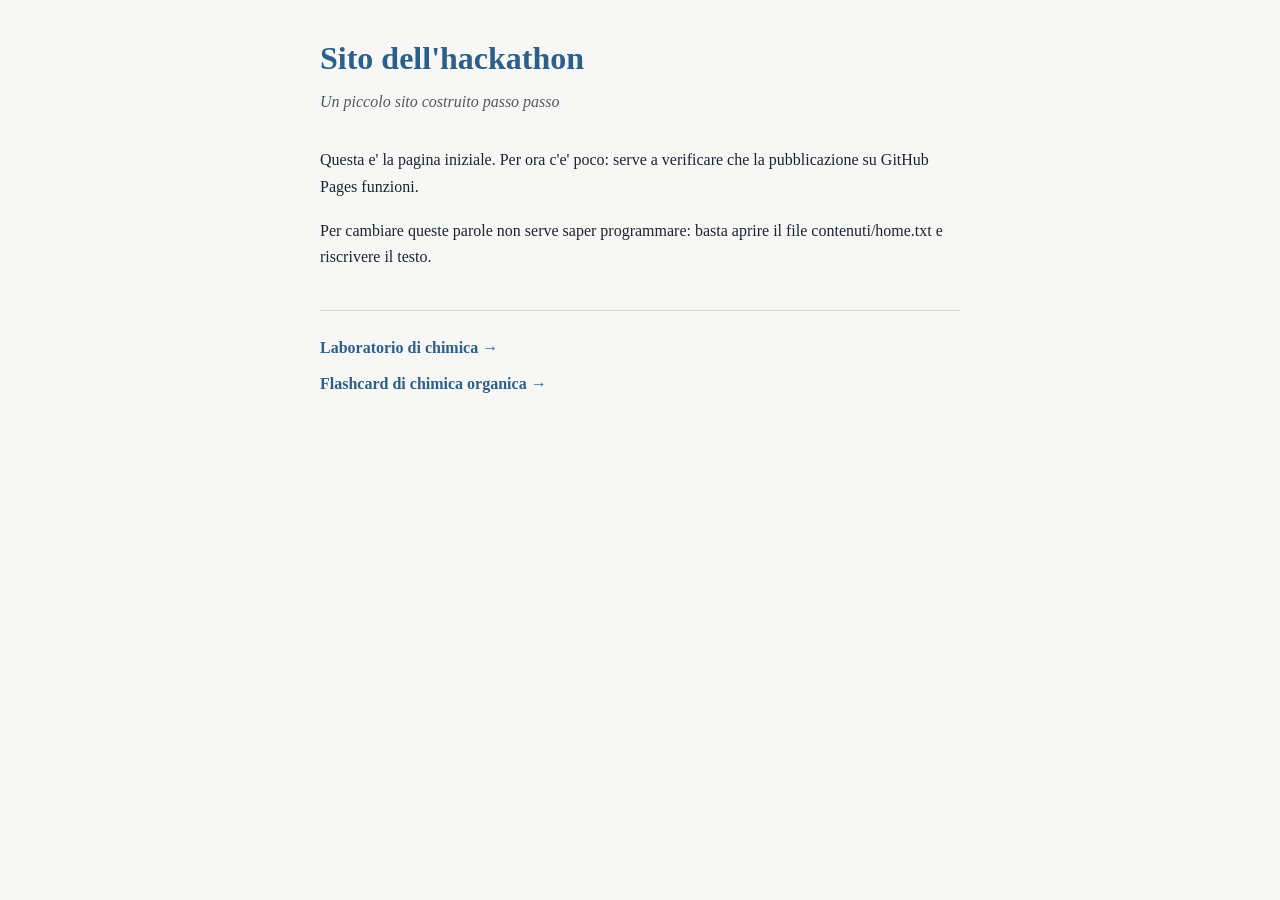
<file: index.html>
<!DOCTYPE html>
<html lang="it">
<head>
  <meta charset="utf-8">
  <meta name="viewport" content="width=device-width, initial-scale=1">
  <title>Sito dell'hackathon</title>
  <link rel="stylesheet" href="stile.css">
</head>
<body>
  <main>
    <h1 id="titolo">Sito dell'hackathon</h1>
    <p class="sottotitolo" id="sottotitolo"></p>
    <div id="contenuto">
      <p>Caricamento del testo in corso...</p>
    </div>

    <div class="collegamenti">
      <p><a href="chimica.html">Laboratorio di chimica &#8594;</a></p>
      <p><a href="flashcard.html">Flashcard di chimica organica &#8594;</a></p>
    </div>
  </main>
  <script src="script.js"></script>
</body>
</html>
</file>
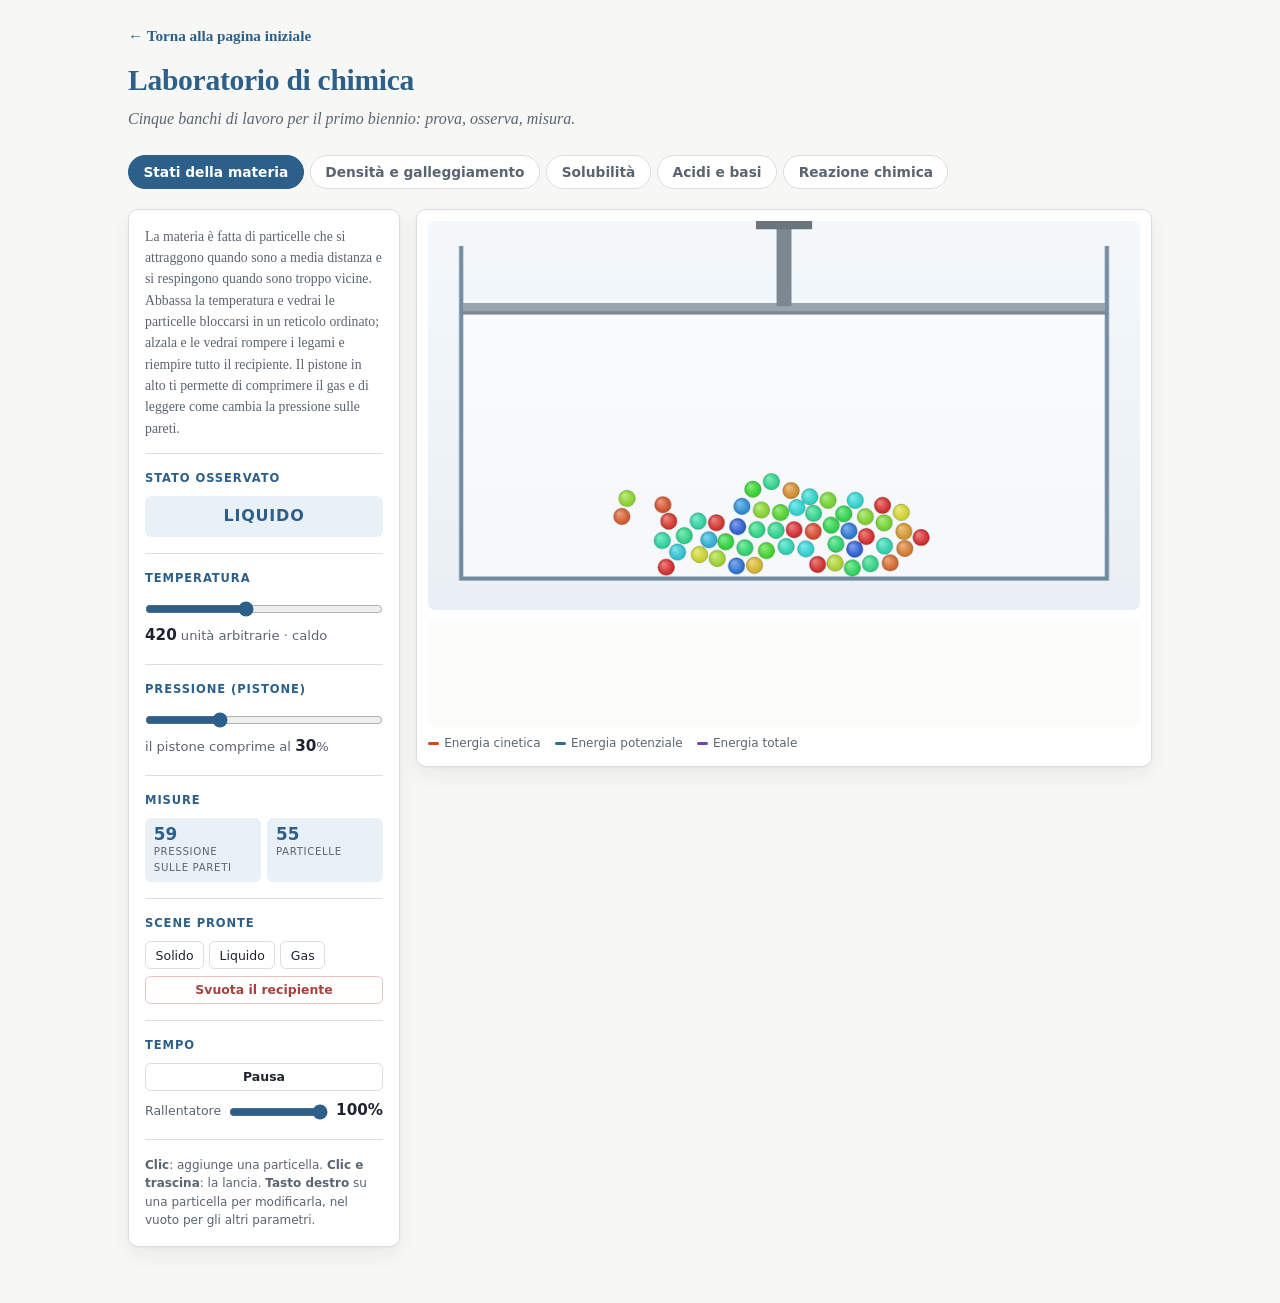
<file: chimica.html>
<!DOCTYPE html>
<html lang="it">
<head>
<meta charset="utf-8">
<meta name="viewport" content="width=device-width, initial-scale=1">
<title>Laboratorio di chimica</title>
<style>
:root {
  --testo: #1d2430;
  --testo-tenue: #5a6572;
  --sfondo: #f7f7f5;
  --accento: #2c5f8a;
  --accento-tenue: #e9f1f7;
  --bordo: #d9dee4;
  --pannello: #ffffff;
  --ombra: 0 1px 2px rgba(29,36,48,0.05), 0 8px 20px rgba(29,36,48,0.06);
  --sans: system-ui, -apple-system, "Segoe UI", Roboto, Arial, sans-serif;
}

* { box-sizing: border-box; }

body {
  margin: 0;
  padding: 1.5rem 1rem 3.5rem;
  background: var(--sfondo);
  color: var(--testo);
  font-family: Georgia, "Times New Roman", serif;
  line-height: 1.55;
}

.contenitore { max-width: 64rem; margin: 0 auto; }

/* ---------- testata ---------- */
.ritorno {
  color: var(--accento);
  text-decoration: none;
  font-weight: bold;
  font-size: 0.95rem;
}
.ritorno:hover { text-decoration: underline; }

h1 {
  margin: 0.6rem 0 0.2rem;
  color: var(--accento);
  font-size: 1.85rem;
  letter-spacing: -0.01em;
}

.sottotitolo { margin: 0 0 1.4rem; color: var(--testo-tenue); font-style: italic; }

/* ---------- barra dei banchi ---------- */
.banchi-nav {
  display: flex;
  flex-wrap: wrap;
  gap: 0.4rem;
  margin-bottom: 1.25rem;
}

.banchi-nav button {
  font-family: var(--sans);
  font-size: 0.86rem;
  font-weight: 600;
  padding: 0.5rem 0.9rem;
  border: 1px solid var(--bordo);
  background: var(--pannello);
  color: var(--testo-tenue);
  border-radius: 999px;
  cursor: pointer;
}
.banchi-nav button:hover { border-color: var(--accento); color: var(--accento); }
.banchi-nav button.attivo {
  background: var(--accento);
  border-color: var(--accento);
  color: #fff;
}

/* ---------- struttura di un banco ---------- */
.banco {
  display: grid;
  grid-template-columns: 17rem 1fr;
  gap: 1rem;
  align-items: start;
}
.banco.nascosto { display: none; }

@media (max-width: 56rem) {
  .banco { grid-template-columns: 1fr; }
}

.comandi, .scena {
  background: var(--pannello);
  border: 1px solid var(--bordo);
  border-radius: 0.65rem;
  box-shadow: var(--ombra);
}

.comandi { padding: 1rem; }
.scena { padding: 0.7rem; }

.descrizione {
  margin: 0 0 1rem;
  padding-bottom: 0.9rem;
  border-bottom: 1px solid var(--bordo);
  font-size: 0.86rem;
  color: var(--testo-tenue);
}

.gruppo { margin-bottom: 1rem; padding-bottom: 1rem; border-bottom: 1px solid var(--bordo); }
.gruppo:last-child { margin-bottom: 0; padding-bottom: 0; border-bottom: none; }

.gruppo h2 {
  font-family: var(--sans);
  font-size: 0.72rem;
  letter-spacing: 0.08em;
  text-transform: uppercase;
  color: var(--accento);
  margin: 0 0 0.5rem;
}

input[type="range"] { width: 100%; margin: 0.3rem 0 0.15rem; accent-color: var(--accento); }

.valore {
  margin: 0;
  font-family: var(--sans);
  font-size: 0.82rem;
  color: var(--testo-tenue);
}
.valore strong { color: var(--testo); font-size: 0.95rem; }

.scelte { display: flex; flex-wrap: wrap; gap: 0.3rem; }

.scelte button, .azione {
  font-family: var(--sans);
  font-size: 0.78rem;
  padding: 0.35rem 0.6rem;
  border: 1px solid var(--bordo);
  background: var(--pannello);
  color: var(--testo);
  border-radius: 0.35rem;
  cursor: pointer;
}
.scelte button:hover, .azione:hover { border-color: var(--accento); color: var(--accento); }
.scelte button.attivo {
  background: var(--accento);
  border-color: var(--accento);
  color: #fff;
}

.azione { display: block; width: 100%; margin-top: 0.4rem; font-weight: 600; }
.azione.primaria { background: var(--accento); border-color: var(--accento); color: #fff; }
.azione.primaria:hover { background: #245075; color: #fff; }
.azione.attenzione { color: #a5423a; border-color: #e0c3c0; }
.azione.attenzione:hover { border-color: #a5423a; color: #a5423a; }

.riga { display: flex; align-items: center; gap: 0.5rem; }
.riga label { font-family: var(--sans); font-size: 0.78rem; color: var(--testo-tenue); }
.riga input[type="range"] { flex: 1; }

/* ---------- strumenti di lettura ---------- */
.strumenti {
  display: grid;
  grid-template-columns: 1fr 1fr;
  gap: 0.4rem;
  margin-top: 0.2rem;
}
.strumento {
  background: var(--accento-tenue);
  border-radius: 0.4rem;
  padding: 0.4rem 0.55rem;
}
.strumento .misura {
  font-family: var(--sans);
  font-size: 1.05rem;
  font-weight: 700;
  color: var(--accento);
  line-height: 1.2;
}
.strumento .nome {
  font-family: var(--sans);
  font-size: 0.64rem;
  letter-spacing: 0.06em;
  text-transform: uppercase;
  color: var(--testo-tenue);
}

.badge-stato {
  font-family: var(--sans);
  font-size: 1rem;
  font-weight: 700;
  letter-spacing: 0.05em;
  text-transform: uppercase;
  text-align: center;
  padding: 0.5rem;
  border-radius: 0.4rem;
  background: var(--accento-tenue);
  color: var(--accento);
}

.esito {
  font-family: var(--sans);
  font-size: 0.8rem;
  min-height: 3.4em;
  margin: 0.6rem 0 0;
  color: var(--testo);
}
.esito .giusto { color: #2f7d4f; font-weight: 700; }
.esito .sbagliato { color: #a5423a; font-weight: 700; }

.barra-saturazione {
  height: 0.55rem;
  background: var(--accento-tenue);
  border-radius: 999px;
  overflow: hidden;
  margin: 0.4rem 0 0.3rem;
}
.barra-saturazione div {
  height: 100%;
  width: 0%;
  background: var(--accento);
  border-radius: 999px;
}
.barra-saturazione.satura div { background: #c2703a; }

.nota {
  font-family: var(--sans);
  font-size: 0.75rem;
  color: var(--testo-tenue);
  margin: 0.6rem 0 0;
}
.nota kbd {
  font-family: var(--sans);
  font-size: 0.72rem;
  border: 1px solid var(--bordo);
  border-bottom-width: 2px;
  border-radius: 0.25rem;
  padding: 0 0.25rem;
}

.equazione {
  font-family: var(--sans);
  font-size: 0.82rem;
  text-align: center;
  background: var(--accento-tenue);
  border-radius: 0.4rem;
  padding: 0.5rem 0.3rem;
  margin: 0;
}

/* ---------- tele ---------- */
.scena { position: relative; }
.scena canvas {
  display: block;
  width: 100%;
  height: auto;
  border-radius: 0.45rem;
  background: linear-gradient(#f4f8fb, #e9eff4);
  touch-action: none;
}
#tela-stati { cursor: crosshair; }
#tela-densita { cursor: crosshair; }
#tela-grafico { background: #fcfcfa; margin-top: 0.6rem; }

.legenda {
  font-family: var(--sans);
  font-size: 0.75rem;
  color: var(--testo-tenue);
  margin: 0.45rem 0 0.15rem;
  display: flex;
  flex-wrap: wrap;
  gap: 0.9rem;
}
.legenda span::before {
  content: "";
  display: inline-block;
  width: 0.7rem;
  height: 0.2rem;
  border-radius: 999px;
  margin-right: 0.3rem;
  vertical-align: middle;
}
.legenda .cinetica::before { background: #d1451f; }
.legenda .potenziale::before { background: #2c6f8a; }
.legenda .totale::before { background: #6a4aa8; }

/* ---------- pannelli del tasto destro ---------- */
.pannello {
  position: absolute;
  z-index: 5;
  width: 13.5rem;
  background: var(--pannello);
  border: 1px solid var(--accento);
  border-radius: 0.45rem;
  box-shadow: 0 0.4rem 1.2rem rgba(29,36,48,0.25);
  padding: 0.65rem 0.75rem;
}
.pannello.nascosto { display: none; }
.pannello h3 {
  font-family: var(--sans);
  font-size: 0.75rem;
  letter-spacing: 0.06em;
  text-transform: uppercase;
  color: var(--accento);
  margin: 0 0 0.5rem;
}
.pannello label {
  display: block;
  font-family: var(--sans);
  font-size: 0.74rem;
  color: var(--testo-tenue);
  margin-top: 0.45rem;
}
.pannello .bottoni { display: flex; gap: 0.3rem; margin-top: 0.6rem; }
.pannello .bottoni button { flex: 1; }

/* ---------- avviso di caricamento ---------- */
.avviso {
  background: #fdf3e7;
  border: 1px solid #e6c9a3;
  border-radius: 0.5rem;
  padding: 0.7rem 0.9rem;
  margin-bottom: 1.1rem;
  font-size: 0.85rem;
}
.avviso.nascosto { display: none; }
</style>
</head>
<body>

<div class="contenitore">

  <a class="ritorno" href="index.html">&#8592; Torna alla pagina iniziale</a>
  <h1>Laboratorio di chimica</h1>
  <p class="sottotitolo">Cinque banchi di lavoro per il primo biennio: prova, osserva, misura.</p>

  <p class="avviso nascosto" id="avviso-contenuti">
    Non riesco a leggere <code>contenuti/laboratorio.txt</code>: alcuni banchi
    resteranno vuoti. Succede quando la pagina viene aperta direttamente dal
    computer invece che dal sito pubblicato o da un server locale.
  </p>

  <nav class="banchi-nav" id="barra-banchi">
    <button type="button" class="attivo" data-banco="stati">Stati della materia</button>
    <button type="button" data-banco="densita">Densit&agrave; e galleggiamento</button>
    <button type="button" data-banco="solubilita">Solubilit&agrave;</button>
    <button type="button" data-banco="acidi">Acidi e basi</button>
    <button type="button" data-banco="reazione">Reazione chimica</button>
  </nav>

  <!-- ================= BANCO 1: STATI DELLA MATERIA ================= -->
  <section class="banco" id="banco-stati">
    <aside class="comandi">
      <p class="descrizione" id="descrizione-stati"></p>

      <div class="gruppo">
        <h2>Stato osservato</h2>
        <div class="badge-stato" id="stato-materia">&mdash;</div>
      </div>

      <div class="gruppo">
        <h2>Temperatura</h2>
        <input type="range" id="cur-temperatura" min="0" max="1000" step="5" value="420">
        <p class="valore"><strong id="val-temperatura">260</strong> unit&agrave; arbitrarie &middot; <span id="etichetta-temperatura">tiepido</span></p>
      </div>

      <div class="gruppo">
        <h2>Pressione (pistone)</h2>
        <input type="range" id="cur-pressione" min="0" max="100" step="1" value="25">
        <p class="valore">il pistone comprime al <strong id="val-pressione">25</strong>%</p>
      </div>

      <div class="gruppo">
        <h2>Misure</h2>
        <div class="strumenti">
          <div class="strumento">
            <div class="misura" id="mis-spinta">0</div>
            <div class="nome">Pressione sulle pareti</div>
          </div>
          <div class="strumento">
            <div class="misura" id="mis-particelle">0</div>
            <div class="nome">Particelle</div>
          </div>
        </div>
      </div>

      <div class="gruppo">
        <h2>Scene pronte</h2>
        <div class="scelte">
          <button type="button" data-scena="solido">Solido</button>
          <button type="button" data-scena="liquido">Liquido</button>
          <button type="button" data-scena="gas">Gas</button>
        </div>
        <button type="button" class="azione attenzione" id="bt-svuota-stati">Svuota il recipiente</button>
      </div>

      <div class="gruppo">
        <h2>Tempo</h2>
        <button type="button" class="azione" id="bt-pausa">Pausa</button>
        <div class="riga" style="margin-top:0.5rem">
          <label for="cur-rallentatore">Rallentatore</label>
          <input type="range" id="cur-rallentatore" min="10" max="100" step="5" value="100">
          <span class="valore"><strong id="val-rallentatore">100%</strong></span>
        </div>
      </div>

      <p class="nota">
        <strong>Clic</strong>: aggiunge una particella. <strong>Clic e trascina</strong>:
        la lancia. <strong>Tasto destro</strong> su una particella per modificarla,
        nel vuoto per gli altri parametri.
      </p>
    </aside>

    <div class="scena">
      <canvas id="tela-stati" width="860" height="470"></canvas>
      <canvas id="tela-grafico" width="860" height="130"></canvas>
      <p class="legenda">
        <span class="cinetica">Energia cinetica</span>
        <span class="potenziale">Energia potenziale</span>
        <span class="totale">Energia totale</span>
      </p>

      <div class="pannello nascosto" id="pannello-particella">
        <h3>Particella scelta</h3>
        <label>Raggio <input type="range" id="cur-raggio-p" min="5" max="26" step="1"></label>
        <label>Massa <input type="range" id="cur-massa-p" min="0.5" max="20" step="0.1"></label>
        <div class="bottoni">
          <button type="button" class="azione attenzione" id="bt-elimina-p" style="margin:0">Elimina</button>
          <button type="button" class="azione" id="bt-chiudi-p" style="margin:0">Chiudi</button>
        </div>
      </div>

      <div class="pannello nascosto" id="pannello-globale">
        <h3>Altri parametri</h3>
        <label>Forza di legame <input type="range" id="cur-legame" min="0" max="20000" step="250"></label>
        <label>Attrito dell'aria <input type="range" id="cur-attrito" min="0" max="50" step="1"></label>
        <label>Raggio delle nuove particelle <input type="range" id="cur-raggio-nuove" min="5" max="20" step="1"></label>
        <label>Rigidit&agrave; delle pareti <input type="range" id="cur-rigidita" min="50" max="100" step="1"></label>
        <div class="bottoni">
          <button type="button" class="azione" id="bt-chiudi-g" style="margin:0">Chiudi</button>
        </div>
      </div>
    </div>
  </section>

  <!-- ================= BANCO 2: DENSITA' ================= -->
  <section class="banco nascosto" id="banco-densita">
    <aside class="comandi">
      <p class="descrizione" id="descrizione-densita"></p>

      <div class="gruppo">
        <h2>Liquido nella vasca</h2>
        <div class="scelte" id="lista-liquidi"></div>
      </div>

      <div class="gruppo">
        <h2>Materiale dell'oggetto</h2>
        <div class="scelte" id="lista-materiali"></div>
      </div>

      <div class="gruppo">
        <h2>La tua previsione</h2>
        <div class="scelte">
          <button type="button" data-previsione="galleggia">Gallegger&agrave;</button>
          <button type="button" data-previsione="affonda">Affonder&agrave;</button>
        </div>
        <p class="esito" id="esito-densita"></p>
      </div>

      <div class="gruppo">
        <button type="button" class="azione attenzione" id="bt-svuota-densita">Svuota la vasca</button>
      </div>

      <p class="nota">Scegli la previsione, poi <strong>clicca nella vasca</strong> per lasciar cadere l'oggetto.</p>
    </aside>

    <div class="scena">
      <canvas id="tela-densita" width="860" height="430"></canvas>
    </div>
  </section>

  <!-- ================= BANCO 3: SOLUBILITA' ================= -->
  <section class="banco nascosto" id="banco-solubilita">
    <aside class="comandi">
      <p class="descrizione" id="descrizione-solubilita"></p>

      <div class="gruppo">
        <h2>Soluto</h2>
        <div class="scelte" id="lista-soluti">
          <button type="button" class="attivo" data-soluto="sale">Sale</button>
          <button type="button" data-soluto="zucchero">Zucchero</button>
        </div>
        <button type="button" class="azione primaria" id="bt-cucchiaino">Aggiungi un cucchiaino (5 g)</button>
      </div>

      <div class="gruppo">
        <h2>Temperatura dell'acqua</h2>
        <input type="range" id="cur-temp-acqua" min="0" max="100" step="1" value="20">
        <p class="valore"><strong id="val-temp-acqua">20</strong> &deg;C</p>
      </div>

      <div class="gruppo">
        <h2>Nel bicchiere (100 mL)</h2>
        <div class="barra-saturazione" id="barra-saturazione"><div id="barra-piena"></div></div>
        <p class="valore" id="testo-saturazione">0,0 g sciolti su 36,6 g possibili</p>
        <div class="strumenti" style="margin-top:0.5rem">
          <div class="strumento">
            <div class="misura" id="mis-sciolto">0,0 g</div>
            <div class="nome">Sciolto</div>
          </div>
          <div class="strumento">
            <div class="misura" id="mis-fondo">0,0 g</div>
            <div class="nome">Sul fondo</div>
          </div>
        </div>
      </div>

      <div class="gruppo">
        <button type="button" class="azione attenzione" id="bt-svuota-bicchiere">Svuota il bicchiere</button>
      </div>

      <p class="nota" id="nota-saturazione">Aggiungi cucchiaini finch&eacute; la soluzione diventa satura.</p>
    </aside>

    <div class="scena">
      <canvas id="tela-solubilita" width="860" height="430"></canvas>
    </div>
  </section>

  <!-- ================= BANCO 4: ACIDI E BASI ================= -->
  <section class="banco nascosto" id="banco-acidi">
    <aside class="comandi">
      <p class="descrizione" id="descrizione-acidi"></p>

      <div class="gruppo">
        <h2>pH della soluzione</h2>
        <input type="range" id="cur-ph" min="0" max="14" step="0.1" value="7">
        <p class="valore">pH <strong id="val-ph">7,0</strong> &middot; <span id="etichetta-ph">neutro</span></p>
        <div class="scelte" style="margin-top:0.4rem">
          <button type="button" id="bt-goccia-acido">Goccia di acido</button>
          <button type="button" id="bt-goccia-base">Goccia di base</button>
        </div>
      </div>

      <div class="gruppo">
        <h2>Sostanze di uso comune</h2>
        <div class="scelte" id="lista-sostanze"></div>
      </div>

      <p class="nota">
        Nel banco di scuola lo stesso colore si ottiene con la cartina
        all'indicatore universale immersa nella soluzione.
      </p>
    </aside>

    <div class="scena">
      <canvas id="tela-acidi" width="860" height="400"></canvas>
    </div>
  </section>

  <!-- ================= BANCO 5: REAZIONE CHIMICA ================= -->
  <section class="banco nascosto" id="banco-reazione">
    <aside class="comandi">
      <p class="descrizione" id="descrizione-reazione"></p>

      <p class="equazione">NaHCO<sub>3</sub> + CH<sub>3</sub>COOH &rarr; CH<sub>3</sub>COONa + H<sub>2</sub>O + CO<sub>2</sub>&uarr;</p>

      <div class="gruppo" style="margin-top:1rem">
        <h2>Esperimento</h2>
        <button type="button" class="azione primaria" id="bt-bicarbonato">Aggiungi 1 g di bicarbonato</button>
        <div class="scelte" style="margin-top:0.5rem">
          <button type="button" class="attivo" data-recipiente="chiuso">Recipiente chiuso</button>
          <button type="button" data-recipiente="aperto">Recipiente aperto</button>
        </div>
      </div>

      <div class="gruppo">
        <h2>Bilancia e reagenti</h2>
        <div class="strumenti">
          <div class="strumento">
            <div class="misura" id="mis-bilancia">170,0 g</div>
            <div class="nome">Massa totale</div>
          </div>
          <div class="strumento">
            <div class="misura" id="mis-co2">0,00 g</div>
            <div class="nome">CO&#8322; prodotta</div>
          </div>
          <div class="strumento">
            <div class="misura" id="mis-bicarbonato">0,0 g</div>
            <div class="nome">Bicarbonato aggiunto</div>
          </div>
          <div class="strumento">
            <div class="misura" id="mis-acido">2,50 g</div>
            <div class="nome">Acido ancora disponibile</div>
          </div>
        </div>
      </div>

      <div class="gruppo">
        <button type="button" class="azione attenzione" id="bt-ricomincia-reazione">Ricomincia l'esperimento</button>
      </div>

      <p class="esito" id="esito-reazione"></p>
    </aside>

    <div class="scena">
      <canvas id="tela-reazione" width="860" height="440"></canvas>
    </div>
  </section>

</div>

<script>
(function () {
  "use strict";

  /* ================================================================
     UTILITA' DI BASE
     ================================================================ */
  function el(id) { return document.getElementById(id); }

  /* I numeri si mostrano con la virgola, come si scrive in italiano. */
  function num(valore, decimali) {
    return valore.toFixed(decimali === undefined ? 2 : decimali).replace(".", ",");
  }

  /* Nel file dei contenuti si puo' scrivere sia 1,42 sia 1.42. */
  function leggiNumero(testo) {
    return parseFloat(String(testo).replace(",", "."));
  }

  var TAVOLOZZA = {
    trasparente: "#e3eef4", bianco: "#f1f1ec", ghiaccio: "#d5efff",
    azzurro: "#8cc3e2", blu: "#5b8fc9", verde: "#8cbd84", giallo: "#e2cf6e",
    ambra: "#d9a23c", arancione: "#df8a46", rosso: "#cb5b4d",
    marrone: "#8a5a2b", beige: "#d9c9a8", grigiochiaro: "#c8ced4",
    grigio: "#98a0a8", grigioscuro: "#5f666f", nero: "#33363b"
  };

  function coloreDaNome(nome) {
    return TAVOLOZZA[String(nome || "").toLowerCase().trim()] || "#98a0a8";
  }

  function componenti(hex) {
    return [
      parseInt(hex.substr(1, 2), 16),
      parseInt(hex.substr(3, 2), 16),
      parseInt(hex.substr(5, 2), 16)
    ];
  }

  function conAlfa(hex, alfa) {
    var c = componenti(hex);
    return "rgba(" + c[0] + "," + c[1] + "," + c[2] + "," + alfa + ")";
  }

  function schiarisci(hex, quanto) {
    var c = componenti(hex);
    return "rgb(" +
      Math.round(c[0] + (255 - c[0]) * quanto) + "," +
      Math.round(c[1] + (255 - c[1]) * quanto) + "," +
      Math.round(c[2] + (255 - c[2]) * quanto) + ")";
  }

  /* Posizione del puntatore nelle coordinate interne della tela. */
  function posizioneSuTela(tela, evento) {
    var rect = tela.getBoundingClientRect();
    var p = (evento.touches && evento.touches[0]) ? evento.touches[0] : evento;
    return {
      x: (p.clientX - rect.left) * (tela.width / rect.width),
      y: (p.clientY - rect.top) * (tela.height / rect.height)
    };
  }

  function evidenzia(contenitore, bottoneScelto) {
    var b = contenitore.querySelectorAll("button");
    for (var i = 0; i < b.length; i++) b[i].classList.toggle("attivo", b[i] === bottoneScelto);
  }

  /* ================================================================
     DISEGNO DELLA VETRERIA
     Funzioni condivise da piu' banchi, cosi' i recipienti hanno
     tutti lo stesso aspetto.
     ================================================================ */
  var VETRO = "rgba(72,104,128,0.55)";

  function percorsoBecher(ctx, x, y, w, h, raggio) {
    ctx.beginPath();
    ctx.moveTo(x, y);
    ctx.lineTo(x, y + h - raggio);
    ctx.quadraticCurveTo(x, y + h, x + raggio, y + h);
    ctx.lineTo(x + w - raggio, y + h);
    ctx.quadraticCurveTo(x + w, y + h, x + w, y + h - raggio);
    ctx.lineTo(x + w, y);
  }

  function riempiLiquido(ctx, x, y, w, h, livelloY, colore, alfa) {
    if (livelloY >= y + h) return;
    var g = ctx.createLinearGradient(0, livelloY, 0, y + h);
    g.addColorStop(0, conAlfa(colore, alfa));
    g.addColorStop(1, conAlfa(colore, Math.min(1, alfa + 0.25)));
    ctx.fillStyle = g;
    ctx.fillRect(x, livelloY, w, y + h - livelloY);
    ctx.fillStyle = conAlfa(colore, Math.min(1, alfa + 0.35));
    ctx.fillRect(x, livelloY - 2, w, 3);
  }

  function disegnaBecher(ctx, x, y, w, h, livelloY, colore, alfa, tacche) {
    ctx.save();
    percorsoBecher(ctx, x, y, w, h, 16);
    ctx.save();
    ctx.clip();
    if (livelloY !== null) riempiLiquido(ctx, x, y, w, h, livelloY, colore, alfa);
    ctx.fillStyle = "rgba(255,255,255,0.32)";
    ctx.fillRect(x + 11, y + 14, 9, h - 42);
    ctx.restore();

    percorsoBecher(ctx, x, y, w, h, 16);
    ctx.strokeStyle = VETRO;
    ctx.lineWidth = 2.5;
    ctx.stroke();

    ctx.beginPath();
    ctx.moveTo(x - 7, y);
    ctx.lineTo(x + w + 7, y);
    ctx.lineWidth = 4;
    ctx.stroke();

    if (tacche) {
      ctx.strokeStyle = "rgba(72,104,128,0.4)";
      ctx.lineWidth = 1.4;
      for (var i = 1; i <= 4; i++) {
        var ty = y + h - (h - 22) * (i / 5);
        ctx.beginPath();
        ctx.moveTo(x + w - 22, ty);
        ctx.lineTo(x + w - 4, ty);
        ctx.stroke();
      }
    }
    ctx.restore();
  }

  function disegnaProvetta(ctx, x, y, w, h, livelloY, colore) {
    var r = w / 2;
    ctx.save();
    ctx.beginPath();
    ctx.moveTo(x, y);
    ctx.lineTo(x, y + h - r);
    ctx.arc(x + r, y + h - r, r, Math.PI, 0, true);
    ctx.lineTo(x + w, y);
    ctx.save();
    ctx.clip();
    riempiLiquido(ctx, x, y, w, h, livelloY, colore, 0.85);
    ctx.fillStyle = "rgba(255,255,255,0.3)";
    ctx.fillRect(x + 8, y + 16, 7, h - 50);
    ctx.restore();
    ctx.strokeStyle = VETRO;
    ctx.lineWidth = 2.5;
    ctx.stroke();
    ctx.beginPath();
    ctx.moveTo(x - 6, y);
    ctx.lineTo(x + w + 6, y);
    ctx.lineWidth = 4;
    ctx.stroke();
    ctx.restore();
  }

  function disegnaSfera(ctx, x, y, r, coloreBase, coloreChiaro) {
    var g = ctx.createRadialGradient(x - r * 0.35, y - r * 0.4, r * 0.12, x, y, r);
    g.addColorStop(0, coloreChiaro);
    g.addColorStop(1, coloreBase);
    ctx.beginPath();
    ctx.arc(x, y, r, 0, Math.PI * 2);
    ctx.fillStyle = g;
    ctx.fill();
    ctx.lineWidth = 1;
    ctx.strokeStyle = "rgba(0,0,0,0.22)";
    ctx.stroke();
  }

  function scriviCentrato(ctx, testo, x, y, font, colore) {
    ctx.font = font;
    ctx.fillStyle = colore;
    ctx.textAlign = "center";
    ctx.textBaseline = "middle";
    ctx.fillText(testo, x, y);
  }

  var SANS = "system-ui, -apple-system, 'Segoe UI', Arial, sans-serif";

  /* ================================================================
     LETTURA DEL FILE DEI CONTENUTI
     ================================================================ */
  function analizzaContenuti(testo) {
    var blocchi = {};
    var corrente = null;
    var righe = testo.split("\n");
    for (var i = 0; i < righe.length; i++) {
      var riga = righe[i].trim();
      if (riga === "") continue;
      if (riga.indexOf("##") === 0) {
        corrente = riga.slice(2).trim().toLowerCase();
        blocchi[corrente] = { testo: "", dati: [] };
        continue;
      }
      if (riga.charAt(0) === "#" || !corrente) continue;
      if (riga.indexOf("|") >= 0) {
        blocchi[corrente].dati.push(riga.split("|").map(function (p) { return p.trim(); }));
      } else {
        blocchi[corrente].testo += (blocchi[corrente].testo ? " " : "") + riga;
      }
    }
    return blocchi;
  }

  function testoBlocco(blocchi, nome) {
    return (blocchi[nome] && blocchi[nome].testo) || "";
  }

  function datiBlocco(blocchi, nome) {
    return (blocchi[nome] && blocchi[nome].dati) || [];
  }

  /* ================================================================
     BANCO 1 - STATI DELLA MATERIA
     Le particelle si attraggono e si respingono secondo il potenziale
     di Lennard-Jones, cioe' lo stesso schema di forze che tiene unite
     le molecole reali. La gravita' e' volutamente piccolissima: alla
     scala delle molecole conta molto meno dell'agitazione termica, ed
     e' per questo che un gas riempie tutto il recipiente invece di
     posarsi sul fondo.
     ================================================================ */
  function creaBancoStati(blocchi) {
    var tela = el("tela-stati");
    var ctx = tela.getContext("2d");
    var telaGrafico = el("tela-grafico");
    var ctxG = telaGrafico.getContext("2d");

    var L = tela.width, A = tela.height;
    var MURO_SX = 42, MURO_DX = L - 42, FONDO = A - 40;
    var PISTONE_ALTO = 38, CORSA_PISTONE = 250;

    var MAX_PARTICELLE = 140;
    var K_TERMOSTATO = 10;      // lega la temperatura all'energia cinetica media
    var TAU_TERMOSTATO = 0.4;   // secondi: rapidita' con cui il termostato agisce
    var CUTOFF = 2.4;           // oltre 2,4 volte il contatto la forza si ignora
    var ACCEL_MAX = 14000;      // limite di sicurezza contro le esplosioni numeriche
    var PASSO_MAX = 1 / 120;
    var GRAVITA = 20;
    /* Il colore va dal blu (lente) al rosso (veloci). La scala parte da
       15 e arriva a 85 perche' e' l'intervallo in cui si muovono davvero
       le particelle fra solido e gas: cosi' si vede la differenza. */
    var COLORE_MIN = 15, COLORE_MAX = 85;

    var particelle = [];
    var stato = {
      temperatura: 260, pressione: 25, inPausa: false, rallentatore: 1,
      pistoneY: PISTONE_ALTO, pistoneObiettivo: PISTONE_ALTO,
      legame: 10000, attrito: 0, raggioNuove: 10, rigidita: 0.85
    };

    var energiaLegami = 0, spintaAccumulata = 0, secondiAccumulati = 0;
    var storiaCin = [], storiaPot = [], storiaTot = [], STORIA = 240;
    /* dopo il caricamento di una scena le particelle si assestano: il
       grafico aspetta un attimo, altrimenti il picco iniziale
       schiaccerebbe tutto il resto della curva */
    var attesaGrafico = 0;

    var statoRilevato = "—";
    var tempoMisura = 0, riferimenti = [], mobilita = 0, viciniMedi = 0;
    var mobilitaMisurata = false;

    function crea(x, y, vx, vy, r, m) {
      if (particelle.length >= MAX_PARTICELLE) return null;
      var p = { x: x, y: y, vx: vx, vy: vy, r: r, m: m };
      particelle.push(p);
      return p;
    }

    function massaDaRaggio(r) { return Math.max(0.2, r * r * 0.03); }

    function passoFisica(dt) {
      var n = particelle.length, i, j, p, q;
      if (n === 0 || dt <= 0) return;

      var ax = new Array(n), ay = new Array(n);
      for (i = 0; i < n; i++) { ax[i] = 0; ay[i] = GRAVITA; }
      energiaLegami = 0;

      for (i = 0; i < n; i++) {
        p = particelle[i];
        for (j = i + 1; j < n; j++) {
          q = particelle[j];
          var dx = q.x - p.x, dy = q.y - p.y;
          var sigma = p.r + q.r, taglio = sigma * CUTOFF;
          if (dx > taglio || dx < -taglio || dy > taglio || dy < -taglio) continue;
          var d2 = dx * dx + dy * dy;
          if (d2 > taglio * taglio) continue;
          var d = Math.sqrt(d2) || 0.0001;
          var dEff = Math.max(d, sigma * 0.5);
          var sr = sigma / dEff, sr2 = sr * sr, sr6 = sr2 * sr2 * sr2, sr12 = sr6 * sr6;
          var forza = 24 * stato.legame * (2 * sr12 - sr6) / dEff;
          energiaLegami += 4 * stato.legame * (sr12 - sr6);
          var fx = forza * dx / d, fy = forza * dy / d;
          ax[i] -= fx / p.m; ay[i] -= fy / p.m;
          ax[j] += fx / q.m; ay[j] += fy / q.m;
        }
      }

      /* Le pareti spingono con una forza che cresce avvicinandosi: cosi'
         una particella appoggiata trova un sostegno stabile invece di
         rimbalzare all'infinito. La somma di queste spinte e' la
         pressione che leggiamo sullo strumento. */
      var epsMuro = 1200 + stato.rigidita * 5000;
      var INV = 0.8909; // 2 elevato a -1/6: il bordo tocca il muro all'equilibrio
      var spinta = 0;

      for (i = 0; i < n; i++) {
        p = particelle[i];
        var sp = p.r * INV, taglioP = sp * CUTOFF;
        var muri = [
          [p.x - MURO_SX, 1, 0],
          [MURO_DX - p.x, -1, 0],
          [p.y - stato.pistoneY, 0, 1],
          [FONDO - p.y, 0, -1]
        ];
        for (var k = 0; k < 4; k++) {
          var dist = muri[k][0];
          if (dist >= taglioP) continue;
          var de = Math.max(dist, sp * 0.4);
          var s6 = Math.pow(sp / de, 6);
          var f = 24 * epsMuro * s6 * s6 / de;
          ax[i] += f * muri[k][1] / p.m;
          ay[i] += f * muri[k][2] / p.m;
          spinta += f;
        }
      }
      spintaAccumulata += spinta * dt;

      for (i = 0; i < n; i++) {
        var a = Math.sqrt(ax[i] * ax[i] + ay[i] * ay[i]);
        if (a > ACCEL_MAX) { var f2 = ACCEL_MAX / a; ax[i] *= f2; ay[i] *= f2; }
      }

      for (i = 0; i < n; i++) { p = particelle[i]; p.vx += ax[i] * dt; p.vy += ay[i] * dt; }

      /* Termostato: avvicina dolcemente l'energia cinetica media al
         valore scelto con il cursore della temperatura. */
      var keTot = 0;
      for (i = 0; i < n; i++) { p = particelle[i]; keTot += 0.5 * p.m * (p.vx * p.vx + p.vy * p.vy); }
      var keMedia = keTot / n, keObiettivo = K_TERMOSTATO * stato.temperatura;
      if (keMedia > 1e-6) {
        var lambda = Math.sqrt(1 + (dt / TAU_TERMOSTATO) * (keObiettivo / keMedia - 1));
        lambda = Math.min(1.5, Math.max(0.5, lambda));
        for (i = 0; i < n; i++) { particelle[i].vx *= lambda; particelle[i].vy *= lambda; }
      } else if (keObiettivo > 1e-6) {
        for (i = 0; i < n; i++) {
          p = particelle[i];
          var v = Math.sqrt(2 * keObiettivo / p.m) * 0.2, ang = Math.random() * Math.PI * 2;
          p.vx += Math.cos(ang) * v; p.vy += Math.sin(ang) * v;
        }
      }

      if (stato.attrito > 0) {
        var smorza = Math.max(0, 1 - stato.attrito * dt);
        for (i = 0; i < n; i++) { particelle[i].vx *= smorza; particelle[i].vy *= smorza; }
      }

      for (i = 0; i < n; i++) { p = particelle[i]; p.x += p.vx * dt; p.y += p.vy * dt; }

      /* Rete di sicurezza per le particelle lanciate molto veloci. */
      for (i = 0; i < n; i++) {
        p = particelle[i];
        if (p.x - p.r < MURO_SX) { p.x = MURO_SX + p.r; if (p.vx < 0) p.vx = -p.vx * 0.7; }
        if (p.x + p.r > MURO_DX) { p.x = MURO_DX - p.r; if (p.vx > 0) p.vx = -p.vx * 0.7; }
        if (p.y - p.r < stato.pistoneY) { p.y = stato.pistoneY + p.r; if (p.vy < 0) p.vy = -p.vy * 0.7; }
        if (p.y + p.r > FONDO) { p.y = FONDO - p.r; if (p.vy > 0) p.vy = -p.vy * 0.7; }
      }
    }

    /* Riconosce lo stato guardando due cose: quante vicine ha in media
       una particella (coesione) e quanto si sposta rispetto alle vicine
       nell'ultimo mezzo secondo (mobilita'). In un solido le particelle
       hanno molte vicine e restano al loro posto; in un liquido hanno
       molte vicine ma scorrono; in un gas ne hanno pochissime. */
    function misuraStato() {
      var n = particelle.length;
      if (n < 6) {
        statoRilevato = "—";
        riferimenti = [];
        mobilitaMisurata = false;
        return;
      }

      var viciniTot = 0, i, j;
      for (i = 0; i < n; i++) {
        var p = particelle[i];
        for (j = i + 1; j < n; j++) {
          var q = particelle[j];
          var dx = q.x - p.x, dy = q.y - p.y;
          var limite = (p.r + q.r) * 1.6;
          if (dx * dx + dy * dy < limite * limite) viciniTot += 2;
        }
      }
      viciniMedi = viciniTot / n;

      if (riferimenti.length === n) {
        var spostTot = 0, raggioTot = 0;
        for (i = 0; i < n; i++) {
          var dx2 = particelle[i].x - riferimenti[i].x;
          var dy2 = particelle[i].y - riferimenti[i].y;
          spostTot += Math.sqrt(dx2 * dx2 + dy2 * dy2);
          raggioTot += particelle[i].r;
        }
        mobilita = (spostTot / n) / (raggioTot / n);
        mobilitaMisurata = true;
      }
      riferimenti = particelle.map(function (p) { return { x: p.x, y: p.y }; });

      /* finche' non si e' misurato quanto si spostano le particelle non
         si puo' distinguere un solido da un liquido: meglio non dire
         niente che dire una cosa sbagliata */
      if (!mobilitaMisurata) { statoRilevato = "—"; return; }

      if (viciniMedi < 2.2) statoRilevato = "gassoso";
      else if (mobilita < 0.5) statoRilevato = "solido";
      else statoRilevato = "liquido";
    }

    function registraEnergia() {
      var cin = 0, pot = 0;
      for (var i = 0; i < particelle.length; i++) {
        var p = particelle[i];
        cin += 0.5 * p.m * (p.vx * p.vx + p.vy * p.vy);
        pot += p.m * GRAVITA * (FONDO - p.y);
      }
      var tot = cin + pot + energiaLegami;
      storiaCin.push(cin); storiaPot.push(pot + energiaLegami); storiaTot.push(tot);
      if (storiaCin.length > STORIA) { storiaCin.shift(); storiaPot.shift(); storiaTot.shift(); }
    }

    function disegnaGrafico() {
      var w = telaGrafico.width, h = telaGrafico.height;
      ctxG.clearRect(0, 0, w, h);
      if (storiaCin.length < 2) return;

      var tutti = storiaCin.concat(storiaPot, storiaTot);
      var alto = 1, basso = 0;
      for (var i = 0; i < tutti.length; i++) {
        if (tutti[i] > alto) alto = tutti[i];
        if (tutti[i] < basso) basso = tutti[i];
      }
      var m = 12, scala = (h - m * 2) / (alto - basso || 1);

      ctxG.strokeStyle = "rgba(29,36,48,0.07)";
      ctxG.lineWidth = 1;
      for (var g = 0; g <= 4; g++) {
        var y = m + (h - m * 2) * (g / 4);
        ctxG.beginPath(); ctxG.moveTo(0, y); ctxG.lineTo(w, y); ctxG.stroke();
      }
      if (basso < 0) {
        var yZero = h - m + basso * scala;
        ctxG.strokeStyle = "rgba(29,36,48,0.28)";
        ctxG.beginPath(); ctxG.moveTo(0, yZero); ctxG.lineTo(w, yZero); ctxG.stroke();
      }

      function traccia(serie, colore) {
        ctxG.strokeStyle = colore; ctxG.lineWidth = 1.8;
        ctxG.beginPath();
        var passo = w / (STORIA - 1), off = (STORIA - serie.length) * passo;
        for (var i = 0; i < serie.length; i++) {
          var x = off + i * passo, y = h - m - (serie[i] - basso) * scala;
          if (i === 0) ctxG.moveTo(x, y); else ctxG.lineTo(x, y);
        }
        ctxG.stroke();
      }
      traccia(storiaPot, "#2c6f8a");
      traccia(storiaCin, "#d1451f");
      traccia(storiaTot, "#6a4aa8");
    }

    function coloreParticella(p) {
      var v = Math.sqrt(p.vx * p.vx + p.vy * p.vy);
      var t = Math.min(1, Math.max(0, (v - COLORE_MIN) / (COLORE_MAX - COLORE_MIN)));
      var tono = Math.round(222 - 222 * t);
      return ["hsl(" + tono + ",72%,46%)", "hsl(" + tono + ",72%,70%)"];
    }

    function disegna() {
      ctx.clearRect(0, 0, L, A);

      /* recipiente */
      ctx.fillStyle = "rgba(255,255,255,0.55)";
      ctx.fillRect(MURO_SX, stato.pistoneY, MURO_DX - MURO_SX, FONDO - stato.pistoneY);

      ctx.strokeStyle = "rgba(72,104,128,0.75)";
      ctx.lineWidth = 5;
      ctx.beginPath();
      ctx.moveTo(MURO_SX - 2, PISTONE_ALTO - 8);
      ctx.lineTo(MURO_SX - 2, FONDO + 2);
      ctx.lineTo(MURO_DX + 2, FONDO + 2);
      ctx.lineTo(MURO_DX + 2, PISTONE_ALTO - 8);
      ctx.stroke();

      /* pistone */
      var py = stato.pistoneY;
      ctx.fillStyle = "#9aa4ad";
      ctx.fillRect(MURO_SX, py - 14, MURO_DX - MURO_SX, 14);
      ctx.fillStyle = "#7d8791";
      ctx.fillRect(MURO_SX, py - 4, MURO_DX - MURO_SX, 4);
      ctx.fillRect(L / 2 - 9, 4, 18, py - 14);
      ctx.fillStyle = "#6c757e";
      ctx.fillRect(L / 2 - 34, 0, 68, 10);

      /* particelle */
      for (var i = 0; i < particelle.length; i++) {
        var p = particelle[i], c = coloreParticella(p);
        disegnaSfera(ctx, p.x, p.y, p.r, c[0], c[1]);
        if (p === particellaScelta) {
          ctx.beginPath();
          ctx.arc(p.x, p.y, p.r + 5, 0, Math.PI * 2);
          ctx.setLineDash([3, 3]);
          ctx.strokeStyle = "#1d2430";
          ctx.lineWidth = 1.5;
          ctx.stroke();
          ctx.setLineDash([]);
        }
      }

      if (trascino.attivo) {
        ctx.save();
        ctx.setLineDash([6, 5]);
        ctx.strokeStyle = "#a5423a";
        ctx.lineWidth = 2;
        ctx.beginPath();
        ctx.moveTo(trascino.x0, trascino.y0);
        ctx.lineTo(trascino.x1, trascino.y1);
        ctx.stroke();
        ctx.restore();
      }

      disegnaGrafico();
    }

    /* ---- interazione col mouse e col tocco ---- */
    var trascino = { attivo: false, x0: 0, y0: 0, x1: 0, y1: 0 };
    var particellaScelta = null;
    var pannelloP = el("pannello-particella"), pannelloG = el("pannello-globale");
    var scena = tela.parentNode;

    function nascondiPannelli() {
      pannelloP.classList.add("nascosto");
      pannelloG.classList.add("nascosto");
      particellaScelta = null;
    }

    function apriPannello(pannello, cx, cy) {
      var r = scena.getBoundingClientRect();
      pannello.classList.remove("nascosto");
      var x = Math.min(Math.max(0, cx - r.left), Math.max(0, r.width - 230));
      var y = Math.min(Math.max(0, cy - r.top), Math.max(0, r.height - 240));
      pannello.style.left = x + "px";
      pannello.style.top = y + "px";
    }

    function inizioTrascino(evento) {
      if (evento.button !== undefined && evento.button !== 0) return;
      nascondiPannelli();
      var pos = posizioneSuTela(tela, evento);
      trascino.attivo = true;
      trascino.x0 = trascino.x1 = pos.x;
      trascino.y0 = trascino.y1 = pos.y;
    }

    function muoviTrascino(evento) {
      if (!trascino.attivo) return;
      var pos = posizioneSuTela(tela, evento);
      trascino.x1 = pos.x; trascino.y1 = pos.y;
      evento.preventDefault();
    }

    function fineTrascino() {
      if (!trascino.attivo) return;
      trascino.attivo = false;
      var dx = trascino.x1 - trascino.x0, dy = trascino.y1 - trascino.y0;
      var vx = 0, vy = 0;
      if (Math.sqrt(dx * dx + dy * dy) > 6) {
        vx = dx * 3.5; vy = dy * 3.5;
        var v = Math.sqrt(vx * vx + vy * vy);
        if (v > 900) { vx *= 900 / v; vy *= 900 / v; }
      }
      var r = stato.raggioNuove;
      var x = Math.min(Math.max(trascino.x0, MURO_SX + r + 1), MURO_DX - r - 1);
      var y = Math.min(Math.max(trascino.y0, stato.pistoneY + r + 1), FONDO - r - 1);
      crea(x, y, vx, vy, r, massaDaRaggio(r));
    }

    tela.addEventListener("mousedown", inizioTrascino);
    window.addEventListener("mousemove", muoviTrascino);
    window.addEventListener("mouseup", fineTrascino);
    tela.addEventListener("touchstart", function (e) { inizioTrascino(e); e.preventDefault(); }, { passive: false });
    tela.addEventListener("touchmove", muoviTrascino, { passive: false });
    tela.addEventListener("touchend", fineTrascino);

    tela.addEventListener("contextmenu", function (evento) {
      evento.preventDefault();
      var pos = posizioneSuTela(tela, evento);
      var trovata = null;
      for (var i = particelle.length - 1; i >= 0; i--) {
        var p = particelle[i];
        var dx = p.x - pos.x, dy = p.y - pos.y;
        if (Math.sqrt(dx * dx + dy * dy) <= p.r + 4) { trovata = p; break; }
      }
      if (trovata) {
        particellaScelta = trovata;
        el("cur-raggio-p").value = trovata.r;
        el("cur-massa-p").value = trovata.m.toFixed(1);
        pannelloG.classList.add("nascosto");
        apriPannello(pannelloP, evento.clientX, evento.clientY);
      } else {
        pannelloP.classList.add("nascosto");
        particellaScelta = null;
        apriPannello(pannelloG, evento.clientX, evento.clientY);
      }
    });

    document.addEventListener("click", function (evento) {
      if (pannelloP.contains(evento.target) || pannelloG.contains(evento.target)) return;
      if (evento.target === tela) return;
      nascondiPannelli();
    });

    el("cur-raggio-p").addEventListener("input", function () {
      if (particellaScelta) particellaScelta.r = Number(this.value);
    });
    el("cur-massa-p").addEventListener("input", function () {
      if (particellaScelta) particellaScelta.m = Number(this.value);
    });
    el("bt-elimina-p").addEventListener("click", function () {
      var i = particelle.indexOf(particellaScelta);
      if (i >= 0) particelle.splice(i, 1);
      nascondiPannelli();
    });
    el("bt-chiudi-p").addEventListener("click", nascondiPannelli);
    el("bt-chiudi-g").addEventListener("click", nascondiPannelli);

    var curLegame = el("cur-legame"), curAttrito = el("cur-attrito");
    var curRaggioNuove = el("cur-raggio-nuove"), curRigidita = el("cur-rigidita");
    curLegame.value = stato.legame;
    curAttrito.value = stato.attrito * 100;
    curRaggioNuove.value = stato.raggioNuove;
    curRigidita.value = Math.round(stato.rigidita * 100);
    curLegame.addEventListener("input", function () { stato.legame = Number(this.value); });
    curAttrito.addEventListener("input", function () { stato.attrito = Number(this.value) / 100; });
    curRaggioNuove.addEventListener("input", function () { stato.raggioNuove = Number(this.value); });
    curRigidita.addEventListener("input", function () { stato.rigidita = Number(this.value) / 100; });

    /* ---- comandi principali ---- */
    var curTemp = el("cur-temperatura"), curPres = el("cur-pressione");

    function aggiornaTemperatura() {
      stato.temperatura = Number(curTemp.value);
      el("val-temperatura").textContent = stato.temperatura;
      var t = "molto freddo";
      if (stato.temperatura > 650) t = "molto caldo";
      else if (stato.temperatura > 380) t = "caldo";
      else if (stato.temperatura > 150) t = "tiepido";
      else if (stato.temperatura > 60) t = "freddo";
      el("etichetta-temperatura").textContent = t;
    }
    curTemp.addEventListener("input", aggiornaTemperatura);
    aggiornaTemperatura();

    function aggiornaPressione() {
      stato.pressione = Number(curPres.value);
      el("val-pressione").textContent = stato.pressione;
    }
    curPres.addEventListener("input", aggiornaPressione);
    aggiornaPressione();

    var btPausa = el("bt-pausa");
    btPausa.addEventListener("click", function () {
      stato.inPausa = !stato.inPausa;
      btPausa.textContent = stato.inPausa ? "Riprendi" : "Pausa";
      btPausa.classList.toggle("primaria", stato.inPausa);
    });

    el("cur-rallentatore").addEventListener("input", function () {
      stato.rallentatore = Number(this.value) / 100;
      el("val-rallentatore").textContent = this.value + "%";
    });

    el("bt-svuota-stati").addEventListener("click", function () {
      particelle.length = 0;
      riferimenti = [];
      mobilitaMisurata = false;
      nascondiPannelli();
    });

    function impostaCursore(cursore, valore, funzione) {
      cursore.value = valore;
      funzione();
    }

    function caricaScena(nome) {
      particelle.length = 0;
      riferimenti = [];
      mobilitaMisurata = false;
      statoRilevato = "—";
      nascondiPannelli();
      storiaCin.length = 0; storiaPot.length = 0; storiaTot.length = 0;

      if (nome === "solido") {
        impostaCursore(curTemp, 100, aggiornaTemperatura);
        impostaCursore(curPres, 55, aggiornaPressione);
      } else if (nome === "liquido") {
        impostaCursore(curTemp, 420, aggiornaTemperatura);
        impostaCursore(curPres, 30, aggiornaPressione);
      } else {
        impostaCursore(curTemp, 850, aggiornaTemperatura);
        impostaCursore(curPres, 5, aggiornaPressione);
      }

      /* il pistone va subito al posto giusto, cosi' le particelle non
         si trovano schiacciate da una parete che si muove dopo */
      stato.pistoneY = stato.pistoneObiettivo = PISTONE_ALTO + (stato.pressione / 100) * CORSA_PISTONE;

      /* Le particelle partono sempre da posizioni ordinate e ben
         distanziate: se nascessero sovrapposte si respingerebbero con
         una violenza che non c'entra nulla con l'esperimento. */
      var r, colonne, righe, passo, x0, y0, f, c;
      if (nome === "solido") {
        r = 11; colonne = 10; righe = 4; passo = r * 2.3;
        x0 = (MURO_SX + MURO_DX) / 2 - (colonne - 1) * passo / 2;
        y0 = FONDO - r - 3 - (righe - 1) * passo;
        for (f = 0; f < righe; f++) {
          for (c = 0; c < colonne; c++) {
            crea(x0 + c * passo + (f % 2) * passo * 0.5, y0 + f * passo, 0, 0, r, massaDaRaggio(r));
          }
        }
      } else if (nome === "liquido") {
        /* un po' di disordine iniziale: un liquido non parte mai
           ordinato come un cristallo */
        r = 10; colonne = 11; righe = 5; passo = r * 2.4;
        x0 = (MURO_SX + MURO_DX) / 2 - (colonne - 1) * passo / 2;
        y0 = FONDO - r - 6 - (righe - 1) * passo;
        for (f = 0; f < righe; f++) {
          for (c = 0; c < colonne; c++) {
            crea(x0 + c * passo + (f % 2) * passo * 0.5 + (Math.random() - 0.5) * passo * 0.3,
              y0 + f * passo + (Math.random() - 0.5) * passo * 0.3,
              (Math.random() - 0.5) * 80, (Math.random() - 0.5) * 80, r, massaDaRaggio(r));
          }
        }
      } else {
        r = 8; colonne = 10; righe = 6;
        var passoX = (MURO_DX - MURO_SX - 40) / colonne;
        var passoY = (FONDO - stato.pistoneY - 40) / righe;
        for (f = 0; f < righe; f++) {
          for (c = 0; c < colonne; c++) {
            var ang = Math.random() * Math.PI * 2, v = 60 + Math.random() * 90;
            crea(MURO_SX + 20 + (c + 0.5) * passoX, stato.pistoneY + 20 + (f + 0.5) * passoY,
              Math.cos(ang) * v, Math.sin(ang) * v, r, massaDaRaggio(r));
          }
        }
      }

      attesaGrafico = 1.2;
    }

    var bottoniScena = document.querySelectorAll("[data-scena]");
    for (var b = 0; b < bottoniScena.length; b++) {
      bottoniScena[b].addEventListener("click", function () {
        caricaScena(this.getAttribute("data-scena"));
      });
    }

    el("descrizione-stati").textContent = testoBlocco(blocchi, "descrizione-stati");
    caricaScena("liquido");

    return {
      aggiorna: function (dt) {
        stato.pistoneObiettivo = PISTONE_ALTO + (stato.pressione / 100) * CORSA_PISTONE;
        stato.pistoneY += (stato.pistoneObiettivo - stato.pistoneY) * Math.min(1, dt * 3);

        if (!stato.inPausa) {
          var dtSim = dt * stato.rallentatore;
          var passi = Math.max(1, Math.ceil(dtSim / PASSO_MAX));
          for (var s = 0; s < passi; s++) passoFisica(dtSim / passi);

          if (attesaGrafico > 0) attesaGrafico -= dtSim;
          else registraEnergia();

          tempoMisura += dtSim;
          if (tempoMisura >= 0.5) { misuraStato(); tempoMisura = 0; }

          /* La pressione e' la forza media che le particelle esercitano
             su ogni tratto di parete. Si misura sul tempo simulato, non
             su quello reale, cosi' il rallentatore non falsa la lettura. */
          secondiAccumulati += dtSim;
          if (secondiAccumulati >= 1) {
            var perimetro = 2 * ((MURO_DX - MURO_SX) + (FONDO - stato.pistoneY));
            el("mis-spinta").textContent = Math.round(spintaAccumulata / secondiAccumulati / perimetro * 100);
            spintaAccumulata = 0;
            secondiAccumulati = 0;
          }
        }

        el("mis-particelle").textContent = particelle.length;
        el("stato-materia").textContent = statoRilevato;
      },
      disegna: disegna
    };
  }

  /* ================================================================
     BANCO 2 - DENSITA' E GALLEGGIAMENTO
     Tutti gli oggetti hanno lo stesso volume: cambia solo la densita'.
     La spinta di Archimede e' proporzionale alla parte immersa, quindi
     un corpo si ferma quando la frazione immersa uguaglia il rapporto
     fra la sua densita' e quella del liquido.
     ================================================================ */
  function creaBancoDensita(blocchi) {
    var tela = el("tela-densita");
    var ctx = tela.getContext("2d");
    var L = tela.width, A = tela.height;

    var VASCA_SX = 100, VASCA_DX = 650, VASCA_ALTO = 40, VASCA_FONDO = A - 30;
    var SUPERFICIE = 150;
    var RAGGIO = 19, G = 700, ATTRITO = 2.2;

    var liquidi = datiBlocco(blocchi, "liquidi").map(function (r) {
      return { nome: r[0], densita: leggiNumero(r[1]), colore: coloreDaNome(r[2]) };
    });
    var materiali = datiBlocco(blocchi, "materiali").map(function (r) {
      return { nome: r[0], densita: leggiNumero(r[1]), colore: coloreDaNome(r[2]) };
    });

    var liquido = liquidi[0] || null;
    var materiale = materiali.length > 1 ? materiali[1] : (materiali[0] || null);
    var previsione = null;
    var oggetti = [];

    var contLiquidi = el("lista-liquidi"), contMateriali = el("lista-materiali");

    liquidi.forEach(function (liq) {
      var b = document.createElement("button");
      b.type = "button";
      b.textContent = liq.nome + " · " + num(liq.densita, 2);
      if (liq === liquido) b.classList.add("attivo");
      b.addEventListener("click", function () { liquido = liq; evidenzia(contLiquidi, b); });
      contLiquidi.appendChild(b);
    });

    materiali.forEach(function (mat) {
      var b = document.createElement("button");
      b.type = "button";
      b.textContent = mat.nome + " · " + num(mat.densita, 2);
      if (mat === materiale) b.classList.add("attivo");
      b.addEventListener("click", function () { materiale = mat; evidenzia(contMateriali, b); });
      contMateriali.appendChild(b);
    });

    var bottoniPrevisione = document.querySelectorAll("[data-previsione]");
    for (var i = 0; i < bottoniPrevisione.length; i++) {
      bottoniPrevisione[i].addEventListener("click", function () {
        previsione = this.getAttribute("data-previsione");
        evidenzia(this.parentNode, this);
      });
    }

    el("bt-svuota-densita").addEventListener("click", function () {
      oggetti.length = 0;
      el("esito-densita").innerHTML = "";
    });

    tela.addEventListener("click", function (evento) {
      if (!liquido || !materiale) return;
      var pos = posizioneSuTela(tela, evento);
      var x = Math.min(Math.max(pos.x, VASCA_SX + RAGGIO + 4), VASCA_DX - RAGGIO - 4);
      oggetti.push({ x: x, y: VASCA_ALTO + RAGGIO + 4, vy: 0, materiale: materiale });

      var galleggia = materiale.densita < liquido.densita;
      var frazione = Math.min(1, materiale.densita / liquido.densita);
      var testo = "";
      if (previsione) {
        var indovinato = (previsione === "galleggia") === galleggia;
        testo += indovinato
          ? "<span class='giusto'>Previsione giusta.</span> "
          : "<span class='sbagliato'>Previsione sbagliata.</span> ";
      }
      testo += materiale.nome + " (" + num(materiale.densita, 2) + " g/cm³) in " +
        liquido.nome.toLowerCase() + " (" + num(liquido.densita, 2) + " g/cm³): ";
      testo += galleggia
        ? "galleggia con il " + Math.round(frazione * 100) + "% del volume immerso."
        : "affonda, perché è più denso del liquido.";
      el("esito-densita").innerHTML = testo;
    });

    function aggiorna(dt) {
      if (!liquido) return;
      var i, j;
      for (i = 0; i < oggetti.length; i++) {
        var o = oggetti[i];
        var immerso = 0;
        if (o.y + RAGGIO > SUPERFICIE) {
          immerso = Math.min(1, (o.y + RAGGIO - SUPERFICIE) / (2 * RAGGIO));
        }
        var gEff = G * (1 - (liquido.densita / o.materiale.densita) * immerso);
        o.vy += gEff * dt;
        if (immerso > 0) o.vy *= Math.max(0, 1 - ATTRITO * dt);
        o.y += o.vy * dt;
        if (o.y + RAGGIO > VASCA_FONDO) { o.y = VASCA_FONDO - RAGGIO; if (o.vy > 0) o.vy = 0; }
        if (o.y - RAGGIO < VASCA_ALTO) { o.y = VASCA_ALTO + RAGGIO; if (o.vy < 0) o.vy = 0; }
      }

      /* gli oggetti non si compenetrano: si scostano di lato */
      for (i = 0; i < oggetti.length; i++) {
        for (j = i + 1; j < oggetti.length; j++) {
          var a = oggetti[i], b = oggetti[j];
          var dx = b.x - a.x, dy = b.y - a.y;
          var d = Math.sqrt(dx * dx + dy * dy) || 0.01;
          var sovrapposizione = 2 * RAGGIO - d;
          if (sovrapposizione > 0) {
            var nx = dx / d, ny = dy / d, spinta = sovrapposizione * 0.5;
            a.x -= nx * spinta; a.y -= ny * spinta * 0.35;
            b.x += nx * spinta; b.y += ny * spinta * 0.35;
          }
        }
        var o2 = oggetti[i];
        o2.x = Math.min(Math.max(o2.x, VASCA_SX + RAGGIO + 2), VASCA_DX - RAGGIO - 2);
        o2.y = Math.min(Math.max(o2.y, VASCA_ALTO + RAGGIO), VASCA_FONDO - RAGGIO);
      }
    }

    function disegna() {
      ctx.clearRect(0, 0, L, A);
      if (!liquido) {
        scriviCentrato(ctx, "Dati non disponibili", L / 2, A / 2, "16px " + SANS, "#5a6572");
        return;
      }

      var w = VASCA_DX - VASCA_SX, h = VASCA_FONDO - VASCA_ALTO;
      disegnaBecher(ctx, VASCA_SX, VASCA_ALTO, w, h, SUPERFICIE, liquido.colore, 0.5, true);

      for (var i = 0; i < oggetti.length; i++) {
        var o = oggetti[i];
        disegnaSfera(ctx, o.x, o.y, RAGGIO, o.materiale.colore, schiarisci(o.materiale.colore, 0.45));
        var c = componenti(o.materiale.colore);
        var chiaro = (c[0] * 299 + c[1] * 587 + c[2] * 114) / 1000 > 150;
        scriviCentrato(ctx, num(o.materiale.densita, 2), o.x, o.y,
          "bold 11px " + SANS, chiaro ? "rgba(29,36,48,0.8)" : "rgba(255,255,255,0.92)");
      }

      /* colonna di destra: liquido nella vasca e materiale scelto */
      ctx.textAlign = "left";
      ctx.textBaseline = "middle";
      var cx = VASCA_DX + 30;

      ctx.font = "11px " + SANS;
      ctx.fillStyle = "#6b7684";
      ctx.fillText("NELLA VASCA", cx, 62);
      ctx.fillStyle = conAlfa(liquido.colore, 0.75);
      ctx.fillRect(cx, 74, 30, 30);
      ctx.strokeStyle = VETRO;
      ctx.lineWidth = 1.5;
      ctx.strokeRect(cx, 74, 30, 30);
      ctx.font = "13px " + SANS;
      ctx.fillStyle = "#3f4c5a";
      ctx.fillText(liquido.nome, cx + 40, 82);
      ctx.fillText(num(liquido.densita, 2) + " g/cm³", cx + 40, 99);

      if (materiale) {
        ctx.font = "11px " + SANS;
        ctx.fillStyle = "#6b7684";
        ctx.fillText("OGGETTO SCELTO", cx, 146);
        disegnaSfera(ctx, cx + 16, 174, 16, materiale.colore, schiarisci(materiale.colore, 0.45));
        ctx.font = "13px " + SANS;
        ctx.fillStyle = "#3f4c5a";
        ctx.fillText(materiale.nome, cx + 40, 166);
        ctx.fillText(num(materiale.densita, 2) + " g/cm³", cx + 40, 183);

        ctx.font = "12px " + SANS;
        ctx.fillStyle = materiale.densita < liquido.densita ? "#2f7d4f" : "#a5423a";
        ctx.fillText(materiale.densita < liquido.densita ? "meno denso del liquido" : "più denso del liquido", cx, 218);
      }
    }

    el("descrizione-densita").textContent = testoBlocco(blocchi, "descrizione-densita");

    return { aggiorna: aggiorna, disegna: disegna };
  }

  /* ================================================================
     BANCO 3 - SOLUBILITA'
     Il limite di solubilita' cambia pochissimo con la temperatura per
     il sale e moltissimo per lo zucchero: e' proprio questo il
     confronto che mostra la curva accanto al bicchiere.
     ================================================================ */
  function creaBancoSolubilita(blocchi) {
    var tela = el("tela-solubilita");
    var ctx = tela.getContext("2d");
    var L = tela.width, A = tela.height;

    var BX = 80, BY = 70, BW = 220, BH = 300;
    var LIVELLO = BY + 60;
    var CUCCHIAINO = 5;

    var SOLUTI = {
      sale: { nome: "sale", colore: "#f4f4ef", limite: function (t) { return 36 + 0.03 * t; } },
      zucchero: { nome: "zucchero", colore: "#fff6e2", limite: function (t) { return 180 + 3 * t; } }
    };

    var soluto = "sale";
    var temperatura = 20;
    var sciolto = { sale: 0, zucchero: 0 };
    var fondo = { sale: 0, zucchero: 0 };
    var granuli = [];

    function limite(nome) { return SOLUTI[nome].limite(temperatura); }
    function totaleFondo() { return fondo.sale + fondo.zucchero; }
    function altezzaDeposito() { return Math.min(120, totaleFondo() * 1.2); }

    /* Scaldando, il deposito puo' tornare a sciogliersi; raffreddando,
       il soluto in eccesso ricristallizza sul fondo. */
    function riequilibra() {
      ["sale", "zucchero"].forEach(function (s) {
        var lim = limite(s);
        if (sciolto[s] > lim) {
          fondo[s] += sciolto[s] - lim;
          sciolto[s] = lim;
        } else if (fondo[s] > 0) {
          var recupero = Math.min(fondo[s], lim - sciolto[s]);
          sciolto[s] += recupero;
          fondo[s] -= recupero;
        }
      });
    }

    function aggiornaLetture() {
      var lim = limite(soluto);
      var quota = sciolto[soluto];
      el("mis-sciolto").textContent = num(quota, 1) + " g";
      el("mis-fondo").textContent = num(totaleFondo(), 1) + " g";
      el("testo-saturazione").textContent =
        num(quota, 1) + " g di " + SOLUTI[soluto].nome + " sciolti su " + num(lim, 1) + " g possibili";
      var percentuale = Math.min(100, (quota / lim) * 100);
      el("barra-piena").style.width = percentuale + "%";
      var satura = percentuale > 99.5;
      el("barra-saturazione").classList.toggle("satura", satura);
      el("nota-saturazione").textContent = satura
        ? "Soluzione satura: il " + SOLUTI[soluto].nome + " in più si deposita sul fondo. Prova ad alzare la temperatura."
        : "Aggiungi cucchiaini finché la soluzione diventa satura.";
    }

    function aggiungiCucchiaino() {
      var lim = limite(soluto);
      var spazio = Math.max(0, lim - sciolto[soluto]);
      var siScioglie = Math.min(CUCCHIAINO, spazio);
      sciolto[soluto] += siScioglie;
      fondo[soluto] += CUCCHIAINO - siScioglie;
      for (var i = 0; i < 6; i++) {
        granuli.push({
          x: BX + BW / 2 + (Math.random() - 0.5) * 70,
          y: BY - 10 - Math.random() * 20,
          vy: 20 + Math.random() * 40,
          colore: SOLUTI[soluto].colore,
          esito: siScioglie >= CUCCHIAINO ? "scioglie" : "deposita",
          vita: 0
        });
      }
      aggiornaLetture();
    }

    el("bt-cucchiaino").addEventListener("click", aggiungiCucchiaino);

    var contSoluti = el("lista-soluti");
    var bottoniSoluto = contSoluti.querySelectorAll("button");
    for (var i = 0; i < bottoniSoluto.length; i++) {
      bottoniSoluto[i].addEventListener("click", function () {
        soluto = this.getAttribute("data-soluto");
        evidenzia(contSoluti, this);
        aggiornaLetture();
      });
    }

    el("cur-temp-acqua").addEventListener("input", function () {
      temperatura = Number(this.value);
      el("val-temp-acqua").textContent = temperatura;
      riequilibra();
      aggiornaLetture();
    });

    el("bt-svuota-bicchiere").addEventListener("click", function () {
      sciolto.sale = 0; sciolto.zucchero = 0;
      fondo.sale = 0; fondo.zucchero = 0;
      granuli.length = 0;
      aggiornaLetture();
    });

    function aggiorna(dt) {
      var yDeposito = BY + BH - altezzaDeposito();
      for (var i = granuli.length - 1; i >= 0; i--) {
        var g = granuli[i];
        g.vy += 260 * dt;
        g.y += g.vy * dt;
        g.vita += dt;
        if (g.esito === "scioglie") {
          if (g.vita > 1.1) granuli.splice(i, 1);
        } else if (g.y >= yDeposito - 3) {
          granuli.splice(i, 1);
        }
      }
    }

    /* Il deposito e' disegnato sempre con gli stessi granelli: le
       posizioni nascono da una formula, non dal caso, cosi' non
       tremolano a ogni fotogramma. */
    function disegnaDeposito(altezza) {
      if (altezza <= 0) return;
      var base = BY + BH;
      ctx.save();
      percorsoBecher(ctx, BX, BY, BW, BH, 16);
      ctx.clip();
      ctx.fillStyle = "#ece2cb";
      ctx.fillRect(BX + 2, base - altezza, BW - 4, altezza);
      ctx.fillStyle = "rgba(255,255,255,0.55)";
      for (var i = 0; i < 90; i++) {
        var px = BX + 8 + ((i * 53) % (BW - 16));
        var py = base - ((i * 29) % Math.max(1, Math.round(altezza)));
        ctx.beginPath();
        ctx.arc(px, py, 1.9, 0, Math.PI * 2);
        ctx.fill();
      }
      ctx.restore();
    }

    function disegnaCurva() {
      var gx = 400, gy = 70, gw = 400, gh = 280;
      var maxY = 500;

      ctx.fillStyle = "#fdfdfb";
      ctx.fillRect(gx, gy, gw, gh);
      ctx.strokeStyle = "rgba(29,36,48,0.18)";
      ctx.lineWidth = 1;
      ctx.strokeRect(gx, gy, gw, gh);

      ctx.strokeStyle = "rgba(29,36,48,0.08)";
      ctx.fillStyle = "#6b7684";
      ctx.font = "11px " + SANS;
      ctx.textAlign = "right";
      ctx.textBaseline = "middle";
      for (var v = 0; v <= maxY; v += 100) {
        var y = gy + gh - (v / maxY) * gh;
        ctx.beginPath(); ctx.moveTo(gx, y); ctx.lineTo(gx + gw, y); ctx.stroke();
        ctx.fillText(String(v), gx - 6, y);
      }
      ctx.textAlign = "center";
      ctx.textBaseline = "top";
      for (var t = 0; t <= 100; t += 20) {
        var x = gx + (t / 100) * gw;
        ctx.beginPath(); ctx.moveTo(x, gy); ctx.lineTo(x, gy + gh); ctx.stroke();
        ctx.fillText(t + "°", x, gy + gh + 6);
      }

      ctx.fillStyle = "#3f4c5a";
      ctx.font = "13px " + SANS;
      ctx.fillText("Curva di solubilità (g in 100 mL d'acqua)", gx + gw / 2, gy - 22);
      ctx.font = "11px " + SANS;
      ctx.fillStyle = "#6b7684";
      ctx.fillText("temperatura dell'acqua", gx + gw / 2, gy + gh + 22);

      function curva(nome, colore) {
        ctx.strokeStyle = colore;
        ctx.lineWidth = 2.4;
        ctx.beginPath();
        for (var t = 0; t <= 100; t += 2) {
          var val = SOLUTI[nome].limite(t);
          var x = gx + (t / 100) * gw;
          var y = gy + gh - Math.min(1, val / maxY) * gh;
          if (t === 0) ctx.moveTo(x, y); else ctx.lineTo(x, y);
        }
        ctx.stroke();

        var vx = gx + (temperatura / 100) * gw;
        var vy = gy + gh - Math.min(1, SOLUTI[nome].limite(temperatura) / maxY) * gh;
        ctx.beginPath();
        ctx.arc(vx, vy, nome === soluto ? 6 : 4, 0, Math.PI * 2);
        ctx.fillStyle = colore;
        ctx.fill();
        if (nome === soluto) {
          ctx.strokeStyle = "#fff";
          ctx.lineWidth = 2;
          ctx.stroke();
        }
      }

      ctx.save();
      ctx.setLineDash([4, 4]);
      ctx.strokeStyle = "rgba(44,95,138,0.5)";
      ctx.lineWidth = 1.4;
      var tx = gx + (temperatura / 100) * gw;
      ctx.beginPath(); ctx.moveTo(tx, gy); ctx.lineTo(tx, gy + gh); ctx.stroke();
      ctx.restore();

      curva("zucchero", "#d9a23c");
      curva("sale", "#2c6f8a");

      ctx.textAlign = "left";
      ctx.font = "12px " + SANS;
      ctx.fillStyle = "#d9a23c";
      ctx.fillText("zucchero", gx + 12, gy + 14);
      ctx.fillStyle = "#2c6f8a";
      ctx.fillText("sale", gx + 12, gy + gh - 34);
    }

    function disegna() {
      ctx.clearRect(0, 0, L, A);

      /* la soluzione si scurisce un po' man mano che si concentra */
      var concentrazione = Math.min(1, sciolto[soluto] / limite(soluto));
      disegnaBecher(ctx, BX, BY, BW, BH, LIVELLO, "#8cc3e2", 0.35 + concentrazione * 0.2, true);
      disegnaDeposito(altezzaDeposito());

      ctx.save();
      percorsoBecher(ctx, BX, BY, BW, BH, 16);
      ctx.clip();
      for (var i = 0; i < granuli.length; i++) {
        var g = granuli[i];
        ctx.globalAlpha = g.esito === "scioglie" ? Math.max(0, 1 - g.vita / 1.1) : 1;
        ctx.beginPath();
        ctx.arc(g.x, g.y, 3.2, 0, Math.PI * 2);
        ctx.fillStyle = g.colore;
        ctx.fill();
        ctx.globalAlpha = 1;
      }
      ctx.restore();

      ctx.textAlign = "center";
      ctx.textBaseline = "alphabetic";
      ctx.font = "13px " + SANS;
      ctx.fillStyle = "#3f4c5a";
      ctx.fillText("100 mL d'acqua a " + temperatura + " °C", BX + BW / 2, BY + BH + 26);

      disegnaCurva();
    }

    el("descrizione-solubilita").textContent = testoBlocco(blocchi, "descrizione-solubilita");
    aggiornaLetture();

    return { aggiorna: aggiorna, disegna: disegna };
  }

  /* ================================================================
     BANCO 4 - ACIDI E BASI
     ================================================================ */
  function creaBancoAcidi(blocchi) {
    var tela = el("tela-acidi");
    var ctx = tela.getContext("2d");
    var L = tela.width, A = tela.height;

    var TAPPE = [
      { ph: 0, h: 0, s: 80, l: 45 },
      { ph: 3, h: 18, s: 85, l: 50 },
      { ph: 5, h: 45, s: 85, l: 52 },
      { ph: 7, h: 120, s: 52, l: 42 },
      { ph: 9, h: 185, s: 52, l: 42 },
      { ph: 11, h: 230, s: 55, l: 47 },
      { ph: 14, h: 282, s: 55, l: 44 }
    ];

    function coloreDaPH(ph) {
      for (var i = 0; i < TAPPE.length - 1; i++) {
        var a = TAPPE[i], b = TAPPE[i + 1];
        if (ph >= a.ph && ph <= b.ph) {
          var t = (ph - a.ph) / (b.ph - a.ph);
          return "hsl(" + Math.round(a.h + (b.h - a.h) * t) + "," +
            Math.round(a.s + (b.s - a.s) * t) + "%," +
            Math.round(a.l + (b.l - a.l) * t) + "%)";
        }
      }
      return "hsl(0,0%,55%)";
    }

    function categoria(ph) {
      if (ph < 3) return "fortemente acido";
      if (ph < 6) return "acido";
      if (ph <= 8) return "neutro";
      if (ph <= 11) return "basico";
      return "fortemente basico";
    }

    var sostanze = datiBlocco(blocchi, "sostanze-ph").map(function (r) {
      return { nome: r[0], ph: leggiNumero(r[1]) };
    });

    var ph = 7, nomeSostanza = "";
    var curPH = el("cur-ph");

    function aggiornaLetture() {
      el("val-ph").textContent = num(ph, 1);
      el("etichetta-ph").textContent = categoria(ph);
    }

    function impostaPH(valore, nome) {
      ph = Math.min(14, Math.max(0, valore));
      nomeSostanza = nome || "";
      curPH.value = ph;
      aggiornaLetture();
    }

    curPH.addEventListener("input", function () {
      ph = Number(this.value);
      nomeSostanza = "";
      aggiornaLetture();
    });

    el("bt-goccia-acido").addEventListener("click", function () { impostaPH(ph - 1, ""); });
    el("bt-goccia-base").addEventListener("click", function () { impostaPH(ph + 1, ""); });

    var contSostanze = el("lista-sostanze");
    sostanze.forEach(function (s) {
      var b = document.createElement("button");
      b.type = "button";
      b.textContent = s.nome;
      b.addEventListener("click", function () {
        impostaPH(s.ph, s.nome);
        evidenzia(contSostanze, b);
      });
      contSostanze.appendChild(b);
    });

    function disegna() {
      ctx.clearRect(0, 0, L, A);
      var colore = coloreDaPH(ph);

      /* becher con la soluzione colorata dall'indicatore */
      disegnaBecher(ctx, 110, 70, 170, 250, 130, "#ffffff", 0, true);
      ctx.save();
      percorsoBecher(ctx, 110, 70, 170, 250, 16);
      ctx.clip();
      ctx.fillStyle = colore;
      ctx.fillRect(110, 130, 170, 250 - 60);
      ctx.fillStyle = "rgba(255,255,255,0.3)";
      ctx.fillRect(121, 84, 9, 208);
      ctx.restore();
      percorsoBecher(ctx, 110, 70, 170, 250, 16);
      ctx.strokeStyle = VETRO;
      ctx.lineWidth = 2.5;
      ctx.stroke();

      ctx.textAlign = "center";
      ctx.textBaseline = "alphabetic";
      ctx.fillStyle = "#3f4c5a";
      ctx.font = "13px " + SANS;
      ctx.fillText(nomeSostanza || "soluzione con indicatore universale", 195, 348);

      /* scala del pH */
      var sx = 340, sw = 470, sy = 150, sh = 46;
      for (var i = 0; i < 140; i++) {
        ctx.fillStyle = coloreDaPH((i / 139) * 14);
        ctx.fillRect(sx + (i / 140) * sw, sy, sw / 140 + 1, sh);
      }
      ctx.strokeStyle = "rgba(29,36,48,0.35)";
      ctx.lineWidth = 1.2;
      ctx.strokeRect(sx, sy, sw, sh);

      ctx.fillStyle = "#3f4c5a";
      ctx.font = "11px " + SANS;
      ctx.textAlign = "center";
      ctx.textBaseline = "top";
      for (var v = 0; v <= 14; v++) {
        var x = sx + (v / 14) * sw;
        ctx.beginPath();
        ctx.moveTo(x, sy + sh);
        ctx.lineTo(x, sy + sh + 5);
        ctx.strokeStyle = "rgba(29,36,48,0.35)";
        ctx.stroke();
        ctx.fillText(String(v), x, sy + sh + 8);
      }

      ctx.font = "12px " + SANS;
      ctx.fillStyle = "#6b7684";
      ctx.fillText("ACIDO", sx + sw * 0.18, sy - 26);
      ctx.fillText("NEUTRO", sx + sw * 0.5, sy - 26);
      ctx.fillText("BASICO", sx + sw * 0.82, sy - 26);

      /* indicatore della posizione */
      var px = sx + (ph / 14) * sw;
      ctx.fillStyle = "#1d2430";
      ctx.beginPath();
      ctx.moveTo(px, sy - 6);
      ctx.lineTo(px - 7, sy - 16);
      ctx.lineTo(px + 7, sy - 16);
      ctx.closePath();
      ctx.fill();

      ctx.textAlign = "center";
      ctx.textBaseline = "middle";
      ctx.font = "bold 30px " + SANS;
      ctx.fillStyle = colore;
      ctx.fillText("pH " + num(ph, 1), sx + sw / 2, sy + sh + 66);
      ctx.font = "14px " + SANS;
      ctx.fillStyle = "#3f4c5a";
      ctx.fillText(categoria(ph), sx + sw / 2, sy + sh + 94);
    }

    el("descrizione-acidi").textContent = testoBlocco(blocchi, "descrizione-acidi");
    aggiornaLetture();

    return { disegna: disegna };
  }

  /* ================================================================
     BANCO 5 - REAZIONE CHIMICA
     Bicarbonato di sodio e acido acetico dell'aceto producono anidride
     carbonica. I rapporti fra le masse sono quelli veri, ricavati dalle
     masse molari: 84 g di bicarbonato reagiscono con 60 g di acido
     acetico e liberano 44 g di anidride carbonica.
     ================================================================ */
  function creaBancoReazione(blocchi) {
    var tela = el("tela-reazione");
    var ctx = tela.getContext("2d");
    var L = tela.width, A = tela.height;

    var MASSA_BEUTA = 120;       // grammi di vetro
    var MASSA_ACETO = 50;        // grammi di aceto
    var ACIDO_INIZIALE = 2.5;    // grammi di acido acetico (aceto al 5%)
    var ACIDO_PER_BICARB = 60 / 84;
    var CO2_PER_BICARB = 44 / 84;
    var VELOCITA_REAZIONE = 0.8; // grammi di bicarbonato al secondo

    var aggiunto = 0, reagito = 0, chiuso = true, bolle = [];

    function acidoRimasto() { return ACIDO_INIZIALE - reagito * ACIDO_PER_BICARB; }
    function co2() { return reagito * CO2_PER_BICARB; }
    function nonReagito() { return aggiunto - reagito; }
    function massaBilancia() {
      return MASSA_BEUTA + MASSA_ACETO + aggiunto - (chiuso ? 0 : co2());
    }

    function aggiornaLetture() {
      el("mis-bilancia").textContent = num(massaBilancia(), 1) + " g";
      el("mis-co2").textContent = num(co2(), 2) + " g";
      el("mis-bicarbonato").textContent = num(aggiunto, 1) + " g";
      el("mis-acido").textContent = num(Math.max(0, acidoRimasto()), 2) + " g";

      var testo = "";
      if (acidoRimasto() < 0.001 && aggiunto > 0) {
        testo = "<span class='sbagliato'>L'acido è finito.</span> " +
          "Il bicarbonato in più (" + num(nonReagito(), 1) + " g) resta sul fondo senza reagire: " +
          "l'acido acetico era il reagente limitante.";
      } else if (aggiunto === 0) {
        testo = "Aggiungi il bicarbonato e osserva la bilancia.";
      } else if (chiuso) {
        testo = "<span class='giusto'>Recipiente chiuso:</span> il gas resta dentro e la massa totale non cambia mai, " +
          "qualunque cosa succeda nella reazione.";
      } else {
        testo = "<span class='sbagliato'>Recipiente aperto:</span> " + num(co2(), 2) +
          " g di anidride carbonica sono usciti nell'aria, e la bilancia segna di meno.";
      }
      el("esito-reazione").innerHTML = testo;
    }

    el("bt-bicarbonato").addEventListener("click", function () {
      aggiunto += 1;
      aggiornaLetture();
    });

    var bottoniRecipiente = document.querySelectorAll("[data-recipiente]");
    for (var i = 0; i < bottoniRecipiente.length; i++) {
      bottoniRecipiente[i].addEventListener("click", function () {
        chiuso = this.getAttribute("data-recipiente") === "chiuso";
        evidenzia(this.parentNode, this);
        aggiornaLetture();
      });
    }

    el("bt-ricomincia-reazione").addEventListener("click", function () {
      aggiunto = 0; reagito = 0; bolle.length = 0;
      aggiornaLetture();
    });

    function aggiorna(dt) {
      var disponibile = Math.min(nonReagito(), acidoRimasto() / ACIDO_PER_BICARB);
      if (disponibile > 0.0001) {
        var quota = Math.min(disponibile, VELOCITA_REAZIONE * dt);
        reagito += quota;
        aggiornaLetture();
        if (Math.random() < dt * 40) {
          bolle.push({
            x: L / 2 - 60 + Math.random() * 120,
            y: 330 + Math.random() * 20,
            r: 2 + Math.random() * 4,
            v: 30 + Math.random() * 50
          });
        }
      }
      for (var i = bolle.length - 1; i >= 0; i--) {
        bolle[i].y -= bolle[i].v * dt;
        if (bolle[i].y < 268) bolle.splice(i, 1);
      }
    }

    function percorsoBeuta(cx, collo, spalla, base) {
      ctx.beginPath();
      ctx.moveTo(cx - 26, collo);
      ctx.lineTo(cx - 26, spalla);
      ctx.lineTo(cx - 105, base - 14);
      ctx.quadraticCurveTo(cx - 105, base, cx - 91, base);
      ctx.lineTo(cx + 91, base);
      ctx.quadraticCurveTo(cx + 105, base, cx + 105, base - 14);
      ctx.lineTo(cx + 26, spalla);
      ctx.lineTo(cx + 26, collo);
    }

    function disegna() {
      ctx.clearRect(0, 0, L, A);
      var cx = L / 2 - 40;
      var collo = 150, spalla = 250, base = 360;
      var livello = 268;

      /* palloncino sul collo quando il recipiente e' chiuso */
      if (chiuso) {
        var volume = co2() * 0.5568;          // litri, a temperatura ambiente
        var raggio = 12 + 46 * Math.pow(Math.min(1, volume / 1.05), 1 / 3);
        ctx.beginPath();
        ctx.ellipse(cx, collo - 12 - raggio * 0.75, raggio * 0.85, raggio, 0, 0, Math.PI * 2);
        ctx.fillStyle = "rgba(210,90,80,0.45)";
        ctx.fill();
        ctx.strokeStyle = "rgba(160,60,55,0.6)";
        ctx.lineWidth = 2;
        ctx.stroke();
        ctx.fillStyle = "rgba(255,255,255,0.4)";
        ctx.beginPath();
        ctx.ellipse(cx - raggio * 0.3, collo - 20 - raggio, raggio * 0.18, raggio * 0.28, -0.4, 0, Math.PI * 2);
        ctx.fill();
        ctx.fillStyle = "rgba(160,60,55,0.75)";
        ctx.fillRect(cx - 8, collo - 16, 16, 10);
      }

      /* beuta con l'aceto */
      ctx.save();
      percorsoBeuta(cx, collo, spalla, base);
      ctx.save();
      ctx.clip();
      var g = ctx.createLinearGradient(0, livello, 0, base);
      g.addColorStop(0, "rgba(226,207,110,0.55)");
      g.addColorStop(1, "rgba(226,207,110,0.8)");
      ctx.fillStyle = g;
      ctx.fillRect(cx - 110, livello, 220, base - livello);
      ctx.fillStyle = "rgba(226,207,110,0.95)";
      ctx.fillRect(cx - 110, livello - 2, 220, 3);

      /* bicarbonato non reagito, sul fondo */
      var deposito = Math.min(26, nonReagito() * 7);
      if (deposito > 0.3) {
        ctx.fillStyle = "#f2f0e6";
        ctx.fillRect(cx - 88, base - deposito, 176, deposito);
      }

      for (var i = 0; i < bolle.length; i++) {
        var b = bolle[i];
        ctx.beginPath();
        ctx.arc(b.x, b.y, b.r, 0, Math.PI * 2);
        ctx.fillStyle = "rgba(255,255,255,0.75)";
        ctx.fill();
      }

      ctx.fillStyle = "rgba(255,255,255,0.3)";
      ctx.fillRect(cx - 70, 290, 8, 60);
      ctx.restore();

      percorsoBeuta(cx, collo, spalla, base);
      ctx.strokeStyle = VETRO;
      ctx.lineWidth = 2.5;
      ctx.stroke();
      ctx.restore();

      /* bilancia */
      ctx.fillStyle = "#d7dce1";
      ctx.fillRect(cx - 150, base + 4, 300, 12);
      ctx.fillStyle = "#c2c8cf";
      ctx.fillRect(cx - 120, base + 16, 240, 44);
      ctx.fillStyle = "#2b3138";
      ctx.fillRect(cx - 78, base + 24, 156, 28);
      scriviCentrato(ctx, num(massaBilancia(), 1) + " g", cx, base + 38, "bold 19px " + SANS, "#7ee0a0");

      /* legenda dei reagenti */
      ctx.textAlign = "left";
      ctx.textBaseline = "middle";
      ctx.font = "13px " + SANS;
      ctx.fillStyle = "#3f4c5a";
      ctx.fillText("Aceto: " + num(MASSA_ACETO, 0) + " g, di cui " + num(ACIDO_INIZIALE, 2) + " g di acido acetico", 615, 150);
      ctx.fillText("Bicarbonato aggiunto: " + num(aggiunto, 1) + " g", 615, 176);
      ctx.fillText("Bicarbonato reagito: " + num(reagito, 2) + " g", 615, 202);
      ctx.fillText("Anidride carbonica: " + num(co2(), 2) + " g", 615, 228);
      ctx.fillStyle = chiuso ? "#2f7d4f" : "#a5423a";
      ctx.fillText(chiuso ? "Recipiente chiuso: il gas resta dentro" : "Recipiente aperto: il gas esce", 615, 262);
    }

    el("descrizione-reazione").textContent = testoBlocco(blocchi, "descrizione-reazione");
    aggiornaLetture();

    return { aggiorna: aggiorna, disegna: disegna };
  }

  /* ================================================================
     NAVIGAZIONE FRA I BANCHI E CICLO DI ANIMAZIONE
     Viene aggiornato e ridisegnato solo il banco aperto: gli altri
     restano fermi finche' non li si riapre.
     ================================================================ */
  function avviaLaboratorio(blocchi) {
    var banchi = {
      stati: creaBancoStati(blocchi),
      densita: creaBancoDensita(blocchi),
      solubilita: creaBancoSolubilita(blocchi),
      acidi: creaBancoAcidi(blocchi),
      reazione: creaBancoReazione(blocchi)
    };

    var aperto = "stati";
    var bottoni = el("barra-banchi").querySelectorAll("button");

    function apriBanco(nome) {
      aperto = nome;
      for (var i = 0; i < bottoni.length; i++) {
        bottoni[i].classList.toggle("attivo", bottoni[i].getAttribute("data-banco") === nome);
      }
      for (var n in banchi) {
        if (Object.prototype.hasOwnProperty.call(banchi, n)) {
          el("banco-" + n).classList.toggle("nascosto", n !== nome);
        }
      }
      if (banchi[nome].disegna) banchi[nome].disegna();
    }

    for (var i = 0; i < bottoni.length; i++) {
      bottoni[i].addEventListener("click", function () {
        apriBanco(this.getAttribute("data-banco"));
      });
    }

    var ultimoTempo = null;
    function ciclo(tempo) {
      if (ultimoTempo === null) ultimoTempo = tempo;
      var dt = (tempo - ultimoTempo) / 1000;
      ultimoTempo = tempo;
      if (dt > 0.05) dt = 0.05;

      var banco = banchi[aperto];
      if (banco) {
        if (banco.aggiorna) banco.aggiorna(dt);
        if (banco.disegna) banco.disegna();
      }
      requestAnimationFrame(ciclo);
    }
    requestAnimationFrame(ciclo);
  }

  fetch("contenuti/laboratorio.txt")
    .then(function (risposta) {
      if (!risposta.ok) throw new Error("file non raggiungibile");
      return risposta.text();
    })
    .then(function (testo) { avviaLaboratorio(analizzaContenuti(testo)); })
    .catch(function () {
      el("avviso-contenuti").classList.remove("nascosto");
      avviaLaboratorio({});
    });

})();
</script>
</body>
</html>
</file>
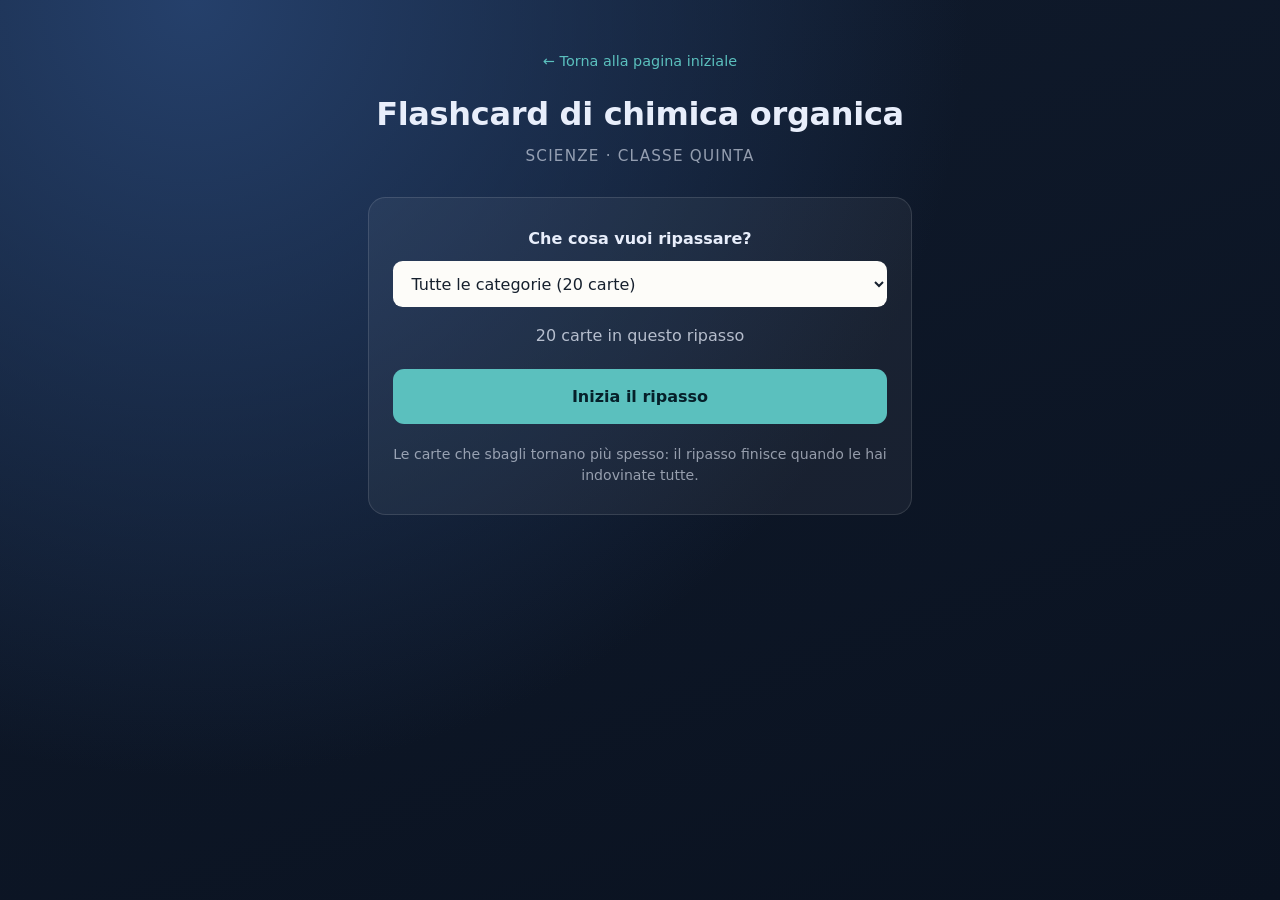
<file: flashcard.html>
<!DOCTYPE html>
<html lang="it">
<head>
  <meta charset="utf-8">
  <meta name="viewport" content="width=device-width, initial-scale=1">
  <title>Flashcard di chimica organica</title>
  <link rel="stylesheet" href="flashcard.css">
</head>
<body>

<header class="testata">
  <a class="ritorno" href="index.html">&#8592; Torna alla pagina iniziale</a>
  <h1>Flashcard di chimica organica</h1>
  <p class="materia">Scienze &middot; classe quinta</p>
</header>

<main>

  <!-- ============ SCHERMATA 1: scelta della categoria ============ -->
  <section id="schermata-avvio" class="riquadro">
    <p id="stato-caricamento" class="stato">Carico le carte&hellip;</p>

    <div id="blocco-avvio" class="nascosto">
      <label class="etichetta" for="filtro-categoria">Che cosa vuoi ripassare?</label>
      <select id="filtro-categoria"></select>

      <p class="conteggio"><span id="numero-carte">0</span> carte in questo ripasso</p>

      <button id="bottone-inizia" class="bottone principale" type="button">Inizia il ripasso</button>

      <p class="nota">
        Le carte che sbagli tornano pi&ugrave; spesso: il ripasso finisce
        quando le hai indovinate tutte.
      </p>
    </div>
  </section>

  <!-- ============ SCHERMATA 2: il gioco ============ -->
  <section id="schermata-gioco" class="nascosto">

    <div class="avanzamento">
      <div class="barra"><div id="barra-piena"></div></div>
      <p class="numeri">
        <span id="carte-rimaste">0</span> da indovinare &middot;
        <span id="carte-fatte">0</span> gi&agrave; sapute
      </p>
    </div>

    <div id="carta" class="carta" role="button" tabindex="0"
         aria-label="Carta: premi per girarla e vedere la risposta">
      <div class="interno">
        <div class="faccia davanti">
          <p class="categoria" id="categoria-carta"></p>
          <p class="testo" id="testo-domanda"></p>
          <p class="suggerimento">Tocca la carta per vedere la risposta</p>
        </div>
        <div class="faccia dietro">
          <p class="categoria">Risposta</p>
          <p class="testo" id="testo-risposta"></p>
        </div>
      </div>
    </div>

    <div id="bottoni-risposta" class="bottoni invisibile">
      <button id="bottone-sbagliata" class="bottone sbagliata" type="button">Non la sapevo</button>
      <button id="bottone-giusta" class="bottone giusta" type="button">La sapevo</button>
    </div>

    <p class="scorciatoie">
      Da computer: <kbd>spazio</kbd> gira la carta,
      <kbd>&#8592;</kbd> non la sapevo, <kbd>&#8594;</kbd> la sapevo.
    </p>

    <button id="bottone-abbandona" class="collegamento" type="button">Interrompi il ripasso</button>
  </section>

  <!-- ============ SCHERMATA 3: risultato ============ -->
  <section id="schermata-fine" class="riquadro nascosto">
    <h2>Ripasso finito</h2>

    <p class="punteggio"><span id="punteggio-numero">0</span><span class="percento">%</span></p>
    <p id="punteggio-frase" class="frase"></p>

    <p class="dettaglio">
      Indovinate al primo colpo: <strong id="dettaglio-primo">0</strong> su
      <strong id="dettaglio-totale">0</strong>.
    </p>

    <div id="blocco-ripassare" class="nascosto">
      <h3>Da rivedere</h3>
      <ul id="elenco-ripassare"></ul>
    </div>

    <div class="bottoni">
      <button id="bottone-ripeti-sbagliate" class="bottone principale nascosto" type="button">Riprova solo queste</button>
      <button id="bottone-ricomincia" class="bottone" type="button">Torna alla scelta</button>
    </div>
  </section>

  <!-- ============ avviso righe scritte male ============ -->
  <section id="avviso-righe" class="avviso nascosto">
    <h2>Attenzione: alcune righe di carte.txt sono state saltate</h2>
    <ul id="elenco-righe-saltate"></ul>
    <p class="nota">
      Il gioco funziona lo stesso con le altre carte. Per sistemare queste,
      apri il file <code>contenuti/carte.txt</code> e controlla le righe indicate:
      servono esattamente tre parti separate dalla barra <code>|</code>.
    </p>
  </section>

</main>

<script src="flashcard.js"></script>
</body>
</html>
</file>
<file: stile.css>
/* Aspetto grafico del sito. Colori e dimensioni si cambiano qui. */

:root {
  --colore-testo: #1d2430;
  --colore-sfondo: #f7f7f5;
  --colore-accento: #2c5f8a;
}

body {
  margin: 0;
  padding: 2rem 1.25rem 4rem;
  background: var(--colore-sfondo);
  color: var(--colore-testo);
  font-family: Georgia, "Times New Roman", serif;
  line-height: 1.65;
}

main {
  max-width: 40rem;
  margin: 0 auto;
}

h1 {
  font-size: 2rem;
  margin: 0 0 0.25rem;
  color: var(--colore-accento);
}

.sottotitolo {
  margin: 0 0 2rem;
  font-style: italic;
  opacity: 0.75;
}

p {
  margin: 0 0 1.1rem;
}

/* Collegamenti alle altre pagine del sito */
.collegamenti {
  margin-top: 2.5rem;
  padding-top: 1.5rem;
  border-top: 1px solid rgba(0, 0, 0, 0.12);
}

.collegamenti p { margin: 0 0 0.6rem; }

.collegamenti a {
  color: var(--colore-accento);
  font-weight: bold;
  text-decoration: none;
}

.collegamenti a:hover { text-decoration: underline; }
</file>
<file: flashcard.css>
/* ================================================================
   Aspetto grafico del gioco di flashcard.
   Colori e dimensioni si cambiano qui sotto, nella parte :root.
   ================================================================ */

:root {
  --sfondo: #101b2d;
  --sfondo-chiaro: #1b2a44;
  --carta: #fdfcf9;
  --carta-dietro: #eef6f1;
  --testo: #16202e;
  --testo-chiaro: #e8eefb;
  --accento: #5bc0be;
  --giusta: #2f9e6b;
  --sbagliata: #c9603f;
  --ombra: 0 1.2rem 2.5rem rgba(0, 0, 0, 0.35);
  --raggio: 1.1rem;
}

* { box-sizing: border-box; }

body {
  margin: 0;
  padding: 1.5rem 1rem 3rem;
  min-height: 100vh;
  background:
    radial-gradient(circle at 15% 0%, #25406b 0%, transparent 55%),
    linear-gradient(160deg, var(--sfondo) 0%, #0a1220 100%);
  background-color: var(--sfondo);
  color: var(--testo-chiaro);
  font-family: "Segoe UI", system-ui, -apple-system, Arial, sans-serif;
  line-height: 1.6;
}

main { max-width: 34rem; margin: 0 auto; }

/* ---------------- testata ---------------- */

.testata {
  max-width: 34rem;
  margin: 0 auto 1.75rem;
  text-align: center;
}

.ritorno {
  display: inline-block;
  margin-bottom: 1rem;
  color: var(--accento);
  text-decoration: none;
  font-size: 0.9rem;
}

.ritorno:hover, .ritorno:focus { text-decoration: underline; }

h1 {
  margin: 0;
  font-size: 1.6rem;
  letter-spacing: -0.01em;
}

.materia {
  margin: 0.25rem 0 0;
  opacity: 0.6;
  font-size: 0.95rem;
  text-transform: uppercase;
  letter-spacing: 0.08em;
}

/* ---------------- riquadri ---------------- */

.riquadro {
  background: rgba(255, 255, 255, 0.05);
  border: 1px solid rgba(255, 255, 255, 0.12);
  border-radius: var(--raggio);
  padding: 1.75rem 1.5rem;
  text-align: center;
}

.nascosto { display: none; }

.stato { margin: 0; opacity: 0.7; }

.etichetta {
  display: block;
  margin-bottom: 0.6rem;
  font-weight: 600;
}

select {
  width: 100%;
  padding: 0.8rem 0.9rem;
  font: inherit;
  font-size: 1rem;
  color: var(--testo);
  background: var(--carta);
  border: none;
  border-radius: 0.6rem;
}

.conteggio { margin: 1rem 0 1.25rem; opacity: 0.75; }

.nota {
  margin: 1.25rem 0 0;
  font-size: 0.88rem;
  opacity: 0.6;
  line-height: 1.5;
}

/* ---------------- bottoni ---------------- */

.bottone {
  display: inline-block;
  padding: 0.85rem 1.4rem;
  min-height: 3rem;           /* comodo da toccare col dito */
  font: inherit;
  font-weight: 600;
  color: var(--testo-chiaro);
  background: rgba(255, 255, 255, 0.12);
  border: 1px solid rgba(255, 255, 255, 0.2);
  border-radius: 0.7rem;
  cursor: pointer;
  transition: transform 0.12s ease, filter 0.12s ease;
}

.bottone:hover { filter: brightness(1.12); }
.bottone:active { transform: scale(0.97); }

.bottone.principale {
  width: 100%;
  color: #06202a;
  background: var(--accento);
  border-color: transparent;
}

.bottone.giusta { background: var(--giusta); border-color: transparent; }
.bottone.sbagliata { background: var(--sbagliata); border-color: transparent; }

.bottoni {
  display: flex;
  gap: 0.75rem;
  margin-top: 1.25rem;
}

.bottoni .bottone { flex: 1; }

.invisibile { visibility: hidden; }

.collegamento {
  display: block;
  margin: 1.5rem auto 0;
  padding: 0.5rem;
  font: inherit;
  font-size: 0.85rem;
  color: var(--testo-chiaro);
  background: none;
  border: none;
  opacity: 0.55;
  cursor: pointer;
  text-decoration: underline;
}

/* ---------------- avanzamento ---------------- */

.avanzamento { margin-bottom: 1.1rem; }

.barra {
  height: 0.4rem;
  background: rgba(255, 255, 255, 0.14);
  border-radius: 1rem;
  overflow: hidden;
}

#barra-piena {
  height: 100%;
  width: 0%;
  background: var(--accento);
  border-radius: 1rem;
  transition: width 0.35s ease;
}

.numeri {
  margin: 0.55rem 0 0;
  font-size: 0.85rem;
  opacity: 0.65;
  text-align: center;
}

/* ---------------- la carta che si gira ---------------- */

.carta {
  perspective: 1200px;        /* dà profondità alla rotazione */
  width: 100%;
  min-height: 19rem;
  cursor: pointer;
  outline: none;
}

.carta .interno {
  position: relative;
  width: 100%;
  min-height: 19rem;
  transition: transform 0.55s cubic-bezier(0.4, 0.15, 0.2, 1);
  transform-style: preserve-3d;
}

.carta.girata .interno { transform: rotateY(180deg); }

.carta:focus-visible .interno { box-shadow: 0 0 0 3px var(--accento); border-radius: var(--raggio); }

.faccia {
  position: absolute;
  inset: 0;
  display: flex;
  flex-direction: column;
  align-items: center;
  justify-content: center;
  padding: 1.75rem 1.5rem;
  background: var(--carta);
  color: var(--testo);
  border-radius: var(--raggio);
  box-shadow: var(--ombra);
  backface-visibility: hidden;
  -webkit-backface-visibility: hidden;   /* serve su Safari e iPhone */
  overflow-y: auto;
}

.faccia.dietro {
  background: var(--carta-dietro);
  transform: rotateY(180deg);
}

.categoria {
  margin: 0 0 1rem;
  font-size: 0.72rem;
  font-weight: 700;
  text-transform: uppercase;
  letter-spacing: 0.12em;
  color: #6b7d92;
}

.testo {
  margin: 0;
  font-size: 1.22rem;
  text-align: center;
  text-wrap: balance;
}

.faccia.dietro .testo { font-size: 1.05rem; line-height: 1.55; }

.suggerimento {
  position: absolute;
  bottom: 1rem;
  left: 0;
  right: 0;
  margin: 0;
  font-size: 0.78rem;
  color: #91a1b4;
}

.scorciatoie {
  margin: 1.1rem 0 0;
  font-size: 0.78rem;
  text-align: center;
  opacity: 0.45;
}

kbd {
  padding: 0.05rem 0.35rem;
  font-family: inherit;
  font-size: 0.75rem;
  border: 1px solid rgba(255, 255, 255, 0.3);
  border-radius: 0.25rem;
}

/* sul telefono le scorciatoie da tastiera non servono */
@media (hover: none) and (pointer: coarse) {
  .scorciatoie { display: none; }
}

/* ---------------- schermata finale ---------------- */

.punteggio {
  margin: 1rem 0 0.25rem;
  font-size: 4rem;
  font-weight: 700;
  line-height: 1;
  color: var(--accento);
}

.percento { font-size: 1.75rem; opacity: 0.6; }

.frase { margin: 0 0 1.25rem; font-size: 1.05rem; }

.dettaglio { margin: 0; opacity: 0.75; font-size: 0.95rem; }

#blocco-ripassare { margin-top: 1.75rem; text-align: left; }

#blocco-ripassare h3 {
  margin: 0 0 0.6rem;
  font-size: 0.78rem;
  text-transform: uppercase;
  letter-spacing: 0.1em;
  opacity: 0.6;
}

#elenco-ripassare {
  margin: 0;
  padding-left: 1.1rem;
  font-size: 0.92rem;
  opacity: 0.85;
}

#elenco-ripassare li { margin-bottom: 0.45rem; }

/* ---------------- avviso righe sbagliate ---------------- */

.avviso {
  max-width: 34rem;
  margin: 1.5rem auto 0;
  padding: 1.1rem 1.25rem;
  background: rgba(201, 96, 63, 0.14);
  border: 1px solid rgba(201, 96, 63, 0.5);
  border-radius: 0.8rem;
  font-size: 0.9rem;
}

.avviso h2 { margin: 0 0 0.6rem; font-size: 0.95rem; }
.avviso ul { margin: 0; padding-left: 1.2rem; }
.avviso li { margin-bottom: 0.3rem; }
.avviso code { background: rgba(0, 0, 0, 0.3); padding: 0 0.25rem; border-radius: 0.2rem; }

/* ---------------- schermi larghi ---------------- */

@media (min-width: 40rem) {
  body { padding-top: 3rem; }
  h1 { font-size: 2rem; }
  .testo { font-size: 1.35rem; }
}

/* chi ha chiesto meno animazioni al sistema non vede la rotazione */
@media (prefers-reduced-motion: reduce) {
  .carta .interno { transition: none; }
  #barra-piena { transition: none; }
}
</file>
